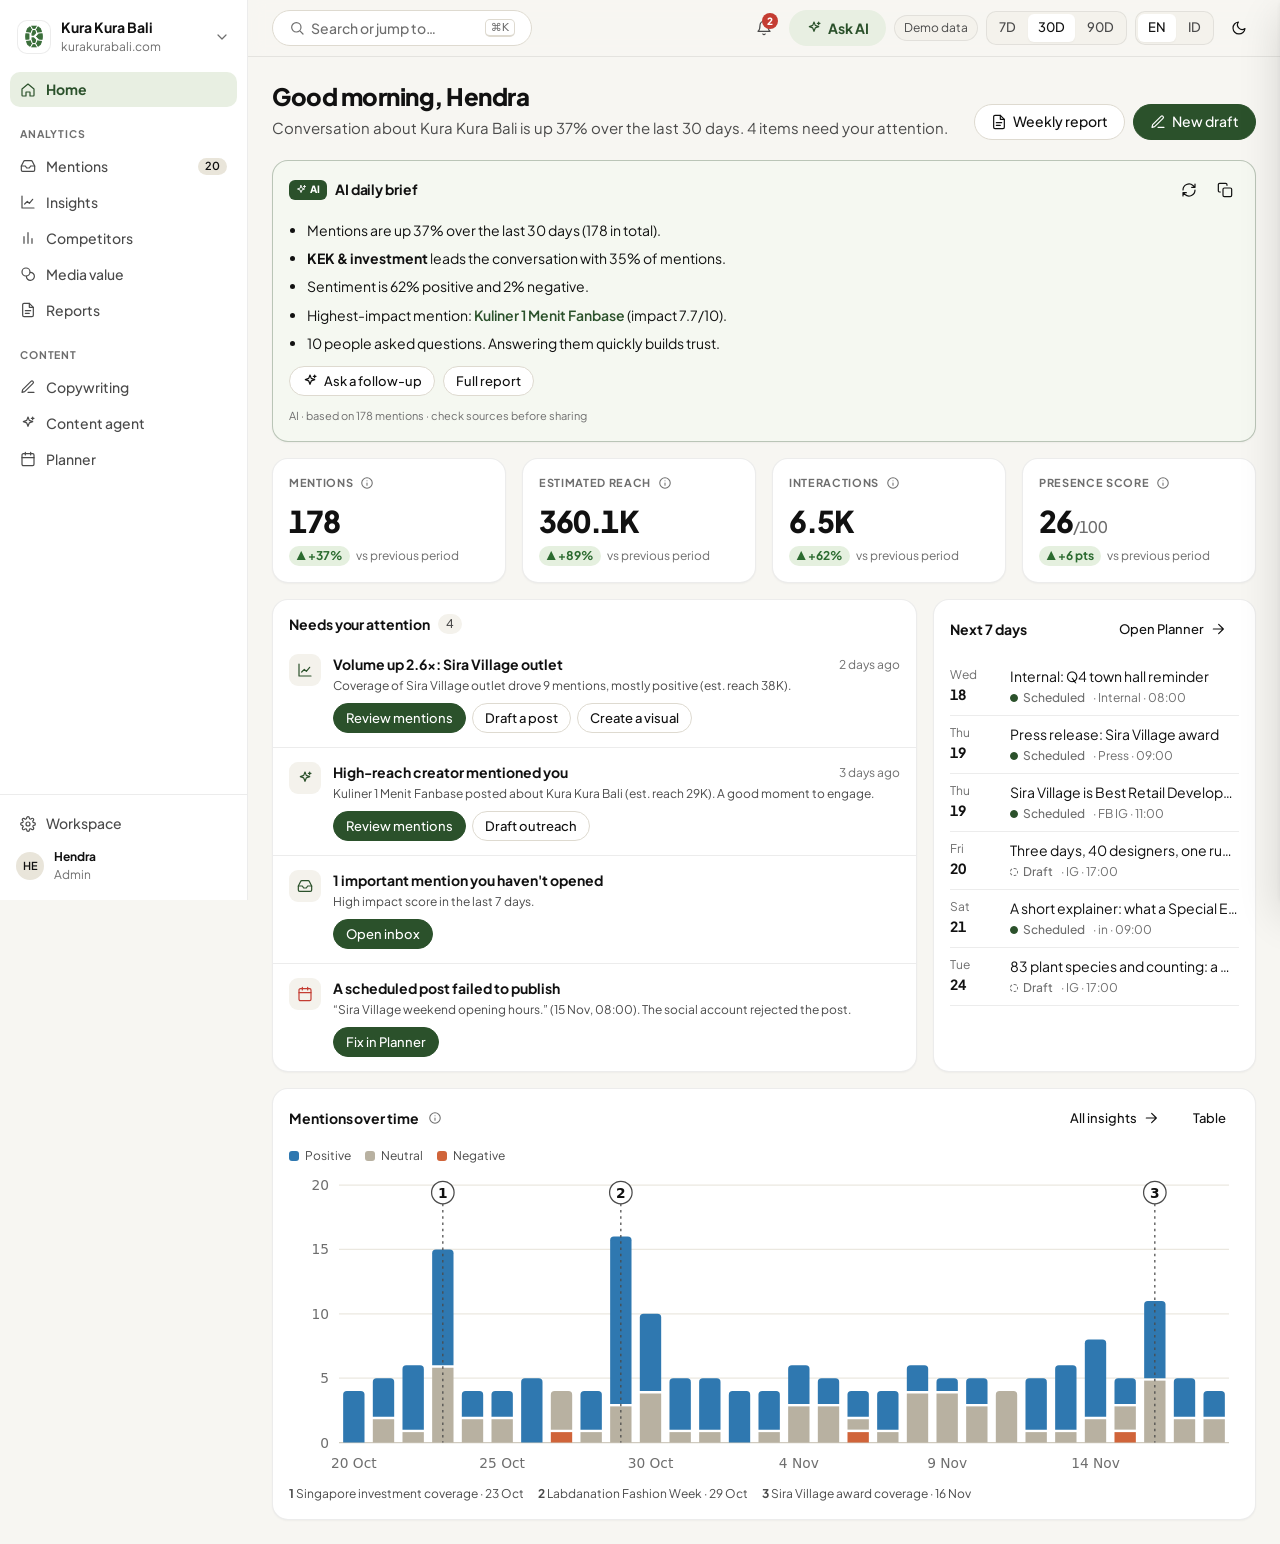
<file: prototype/index.html>
<!doctype html>
<html lang="en">
<head>
<meta charset="utf-8">
<meta name="viewport" content="width=device-width, initial-scale=1">
<title>Kura Kura Bali Brand Intel</title>
<meta name="description" content="Brand monitoring and communications workspace prototype for Kura Kura Bali.">
<link rel="icon" href="assets/kkb-icon-192.png">
<link rel="preconnect" href="https://fonts.googleapis.com">
<link rel="preconnect" href="https://fonts.gstatic.com" crossorigin>
<link rel="stylesheet" href="https://fonts.googleapis.com/css2?family=Plus+Jakarta+Sans:wght@400;500;600;700;800&family=Cormorant+Garamond:ital,wght@0,500;0,600;1,500&display=swap">
<link rel="stylesheet" href="styles.css?v=41">
<script>
  /* Apply the saved theme before first paint to avoid a flash. */
  try { const th = JSON.parse(localStorage.getItem("bi.theme")); if (th) document.documentElement.dataset.theme = th; } catch {}
</script>
</head>
<body>
<a href="#content" class="sr-only">Skip to content</a>
<div class="shell">
  <aside class="side" id="side"></aside>
  <div class="main">
    <header class="topbar" id="topbar"></header>
    <main class="content" id="content" tabindex="-1"></main>
  </div>
</div>
<div class="scrim" id="scrim"></div>
<aside class="drawer" id="drawer" role="dialog" aria-modal="true" aria-labelledby="dr-t" aria-hidden="true"></aside>
<div class="palette" id="palette" role="dialog" aria-modal="true" aria-label="Command palette"></div>
<div class="toasts" id="toasts" role="status" aria-live="polite"></div>
<div id="tip" role="tooltip"></div>
<script src="i18n.js?v=41"></script>
<script src="data.js?v=41"></script>
<script src="charts.js?v=41"></script>
<script src="app.js?v=41"></script>
</body>
</html>
</file>
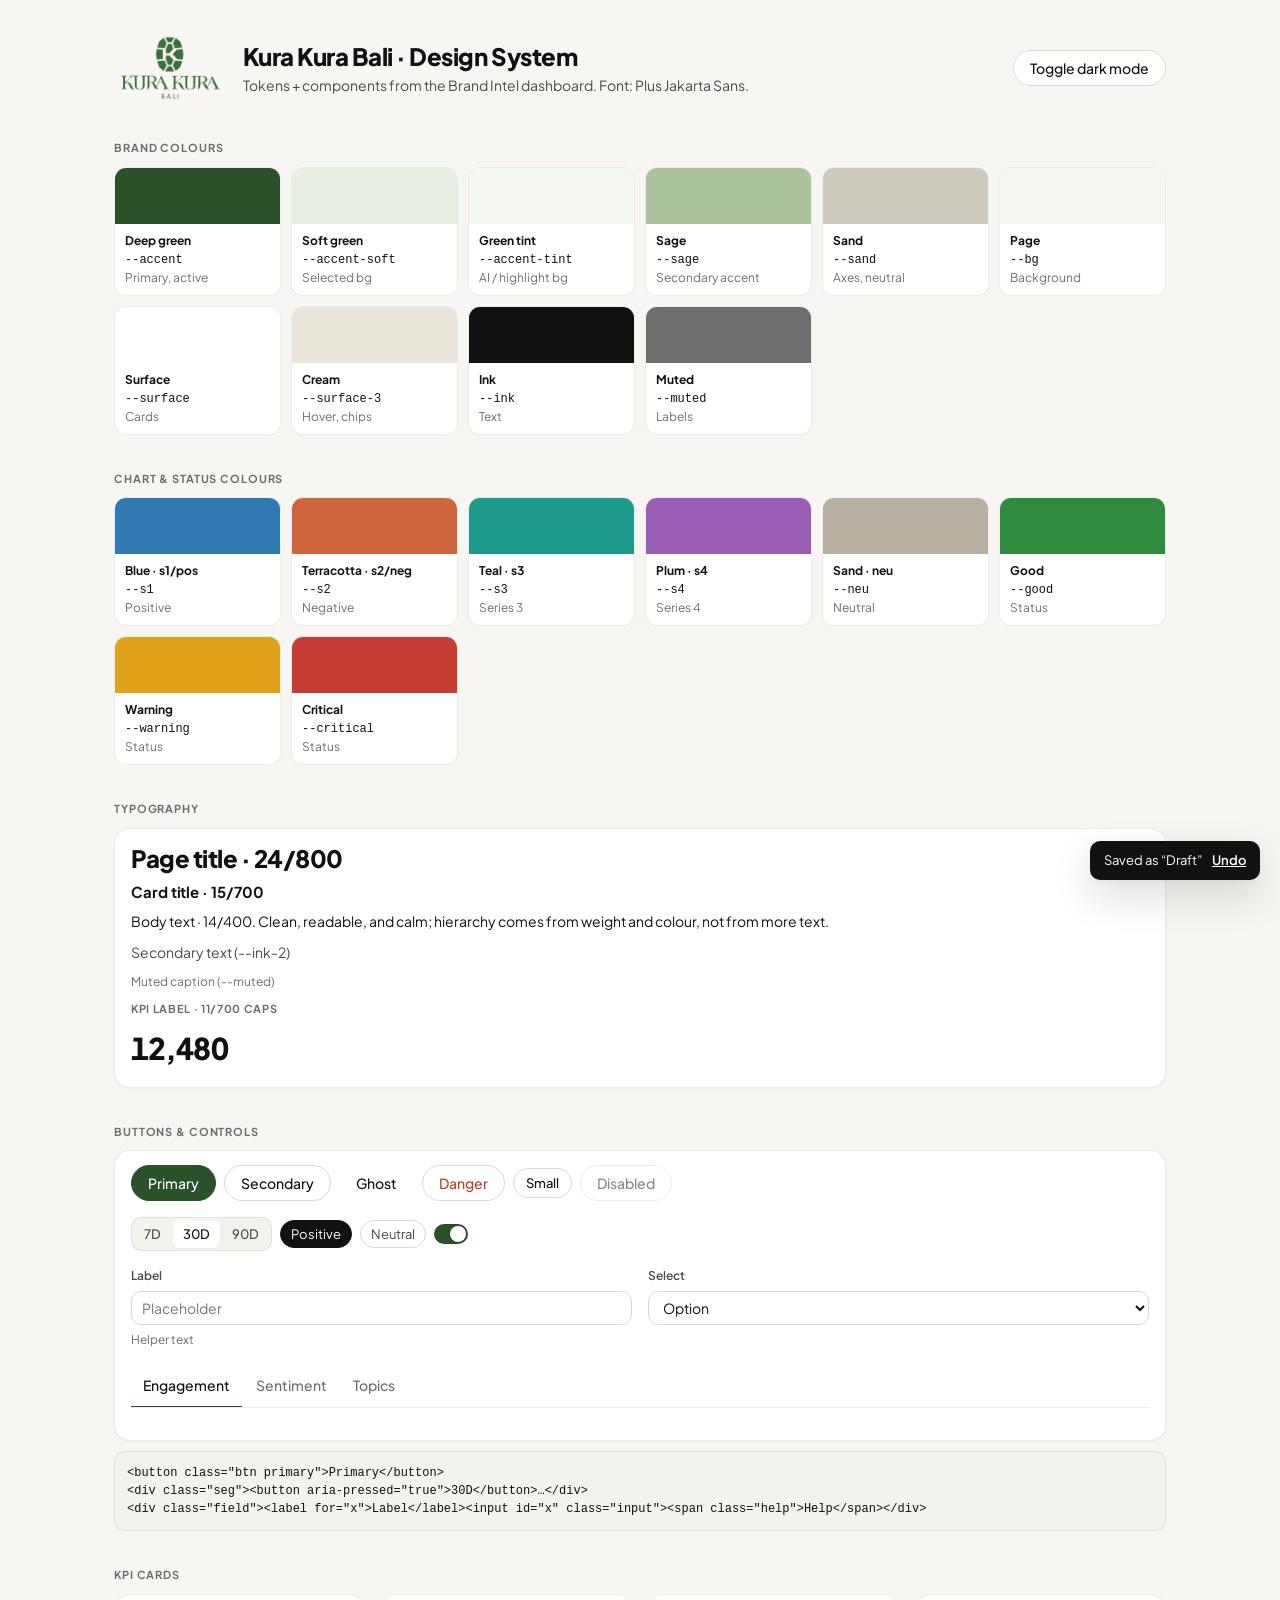
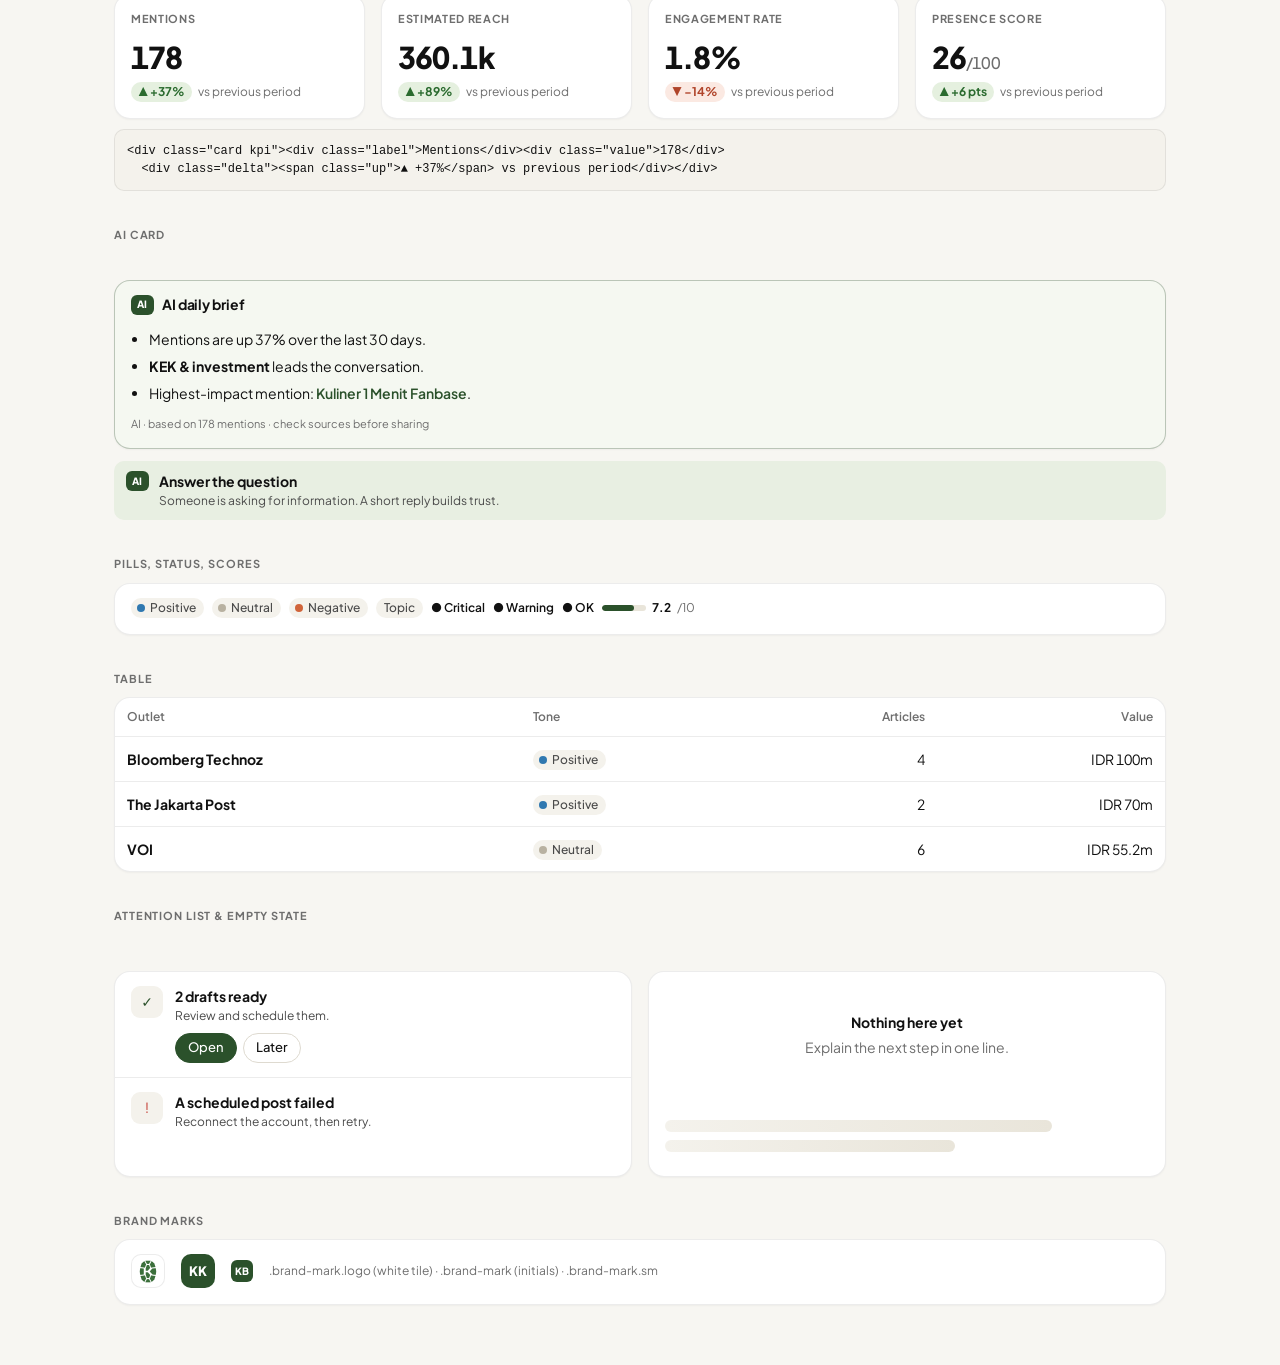
<file: design-system/preview.html>
<!doctype html>
<html lang="en">
<head>
<meta charset="utf-8">
<meta name="viewport" content="width=device-width, initial-scale=1">
<title>Kura Kura Bali Design System</title>
<link rel="icon" href="assets/kkb-icon-192.png">
<link rel="stylesheet" href="kkb-tokens.css">
<link rel="stylesheet" href="kkb-ui.css">
<style>
  /* preview-only helpers */
  .ds{max-width:1100px;margin:0 auto;padding:32px 24px 64px}
  .ds section{margin-top:36px}
  .ds .eyebrow{font-size:11px;font-weight:700;letter-spacing:.08em;text-transform:uppercase;color:var(--muted);margin-bottom:10px}
  .sw{display:grid;grid-template-columns:repeat(auto-fill,minmax(150px,1fr));gap:10px}
  .sw div{border:1px solid var(--border);border-radius:12px;overflow:hidden;background:var(--surface)}
  .sw i{display:block;height:56px}
  .sw p{padding:8px 10px;font-size:12px}
  .sw b{display:block;font-size:12px}
  pre{background:var(--surface-2);border:1px solid var(--border);border-radius:10px;padding:12px;overflow:auto;font-size:12px;margin:10px 0 0}
</style>
</head>
<body>
<div class="ds">
  <div class="row wrap" style="gap:16px;align-items:center">
    <img src="assets/kkb-logo.png" alt="Kura Kura Bali" style="height:72px">
    <div style="flex:1;min-width:220px"><h1>Kura Kura Bali · Design System</h1><p class="ink2" style="margin-top:4px">Tokens + components from the Brand Intel dashboard. Font: Plus Jakarta Sans.</p></div>
    <button class="btn" id="theme">Toggle dark mode</button>
  </div>

  <section><div class="eyebrow">Brand colours</div>
    <div class="sw" id="brand-sw"></div></section>

  <section><div class="eyebrow">Chart & status colours</div>
    <div class="sw" id="chart-sw"></div></section>

  <section><div class="eyebrow">Typography</div>
    <div class="card"><div class="card-body stack" style="gap:10px">
      <h1>Page title · 24/800</h1><h2>Card title · 15/700</h2><p>Body text · 14/400. Clean, readable, and calm; hierarchy comes from weight and colour, not from more text.</p>
      <p class="ink2">Secondary text (--ink-2)</p><p class="muted small">Muted caption (--muted)</p>
      <div class="kpi" style="padding:0"><div class="label">KPI label · 11/700 caps</div><div class="value">12,480</div></div>
    </div></div></section>

  <section><div class="eyebrow">Buttons & controls</div>
    <div class="card"><div class="card-body stack">
      <div class="row wrap"><button class="btn primary">Primary</button><button class="btn">Secondary</button><button class="btn ghost">Ghost</button><button class="btn danger">Danger</button><button class="btn sm">Small</button><button class="btn" disabled>Disabled</button></div>
      <div class="row wrap"><div class="seg"><button aria-pressed="false">7D</button><button aria-pressed="true">30D</button><button aria-pressed="false">90D</button></div>
        <button class="chip" aria-pressed="true">Positive</button><button class="chip" aria-pressed="false">Neutral</button>
        <label class="switch"><input type="checkbox" checked aria-label="Toggle"><span></span></label></div>
      <div class="grid g2"><div class="field"><label for="a">Label</label><input id="a" class="input" placeholder="Placeholder"><span class="help">Helper text</span></div>
        <div class="field"><label for="b">Select</label><select id="b" class="select"><option>Option</option></select></div></div>
      <div class="tabs" role="tablist"><button role="tab" aria-selected="true">Engagement</button><button role="tab" aria-selected="false">Sentiment</button><button role="tab" aria-selected="false">Topics</button></div>
    </div></div>
<pre>&lt;button class="btn primary"&gt;Primary&lt;/button&gt;
&lt;div class="seg"&gt;&lt;button aria-pressed="true"&gt;30D&lt;/button&gt;…&lt;/div&gt;
&lt;div class="field"&gt;&lt;label for="x"&gt;Label&lt;/label&gt;&lt;input id="x" class="input"&gt;&lt;span class="help"&gt;Help&lt;/span&gt;&lt;/div&gt;</pre></section>

  <section><div class="eyebrow">KPI cards</div>
    <div class="grid g4">
      <div class="card kpi"><div class="label">Mentions</div><div class="value">178</div><div class="delta"><span class="up">▲ +37%</span> vs previous period</div></div>
      <div class="card kpi"><div class="label">Estimated reach</div><div class="value">360.1k</div><div class="delta"><span class="up">▲ +89%</span> vs previous period</div></div>
      <div class="card kpi"><div class="label">Engagement rate</div><div class="value">1.8%</div><div class="delta"><span class="down">▼ −14%</span> vs previous period</div></div>
      <div class="card kpi"><div class="label">Presence score</div><div class="value">26<span class="muted" style="font-size:16px;font-weight:500">/100</span></div><div class="delta"><span class="up">▲ +6 pts</span> vs previous period</div></div>
    </div>
<pre>&lt;div class="card kpi"&gt;&lt;div class="label"&gt;Mentions&lt;/div&gt;&lt;div class="value"&gt;178&lt;/div&gt;
  &lt;div class="delta"&gt;&lt;span class="up"&gt;▲ +37%&lt;/span&gt; vs previous period&lt;/div&gt;&lt;/div&gt;</pre></section>

  <section><div class="eyebrow">AI card</div>
    <section class="card ai-card"><div class="card-head"><span class="ai-badge">AI</span><h2>AI daily brief</h2></div>
      <div class="card-body"><ul class="ai-list"><li>Mentions are up 37% over the last 30 days.</li><li><b>KEK &amp; investment</b> leads the conversation.</li><li>Highest-impact mention: <a class="ai-cite" href="#">Kuliner 1 Menit Fanbase</a>.</li></ul>
      <p class="ai-note">AI · based on 178 mentions · check sources before sharing</p></div></section>
    <div class="ai-inline" style="margin-top:12px"><span class="ai-badge">AI</span><div><b>Answer the question</b><p class="small ink2">Someone is asking for information. A short reply builds trust.</p></div></div></section>

  <section><div class="eyebrow">Pills, status, scores</div>
    <div class="card"><div class="card-body row wrap">
      <span class="pill"><i class="dot" style="background:var(--pos)"></i>Positive</span><span class="pill"><i class="dot" style="background:var(--neu)"></i>Neutral</span><span class="pill"><i class="dot" style="background:var(--neg)"></i>Negative</span><span class="pill plain">Topic</span>
      <span class="sev critical">● Critical</span><span class="sev warning">● Warning</span><span class="sev good">● OK</span>
      <span class="score-chip"><span class="sbar"><i style="width:72%"></i></span><b class="num">7.2</b><span class="muted">/10</span></span>
    </div></div></section>

  <section><div class="eyebrow">Table</div>
    <div class="card"><div class="card-body flush scroll-x"><table class="t"><thead><tr><th>Outlet</th><th>Tone</th><th class="r">Articles</th><th class="r">Value</th></tr></thead><tbody>
      <tr><td><b>Bloomberg Technoz</b></td><td><span class="pill"><i class="dot" style="background:var(--pos)"></i>Positive</span></td><td class="r num">4</td><td class="r num">IDR 100m</td></tr>
      <tr><td><b>The Jakarta Post</b></td><td><span class="pill"><i class="dot" style="background:var(--pos)"></i>Positive</span></td><td class="r num">2</td><td class="r num">IDR 70m</td></tr>
      <tr><td><b>VOI</b></td><td><span class="pill"><i class="dot" style="background:var(--neu)"></i>Neutral</span></td><td class="r num">6</td><td class="r num">IDR 55.2m</td></tr>
    </tbody></table></div></div></section>

  <section><div class="eyebrow">Attention list & empty state</div>
    <div class="grid g2">
      <section class="card"><div class="attn calm"><span class="ic">✓</span><div><b>2 drafts ready</b><p class="small ink2">Review and schedule them.</p><div class="acts"><a class="btn sm primary" href="#">Open</a><a class="btn sm" href="#">Later</a></div></div></div>
        <div class="attn critical"><span class="ic">!</span><div><b>A scheduled post failed</b><p class="small ink2">Reconnect the account, then retry.</p></div></div></section>
      <section class="card"><div class="empty"><b>Nothing here yet</b><p>Explain the next step in one line.</p></div><div class="card-body"><div class="skeleton" style="width:80%"></div><div class="skeleton" style="width:60%"></div></div></section>
    </div></section>

  <section><div class="eyebrow">Brand marks</div>
    <div class="card"><div class="card-body row wrap" style="gap:16px">
      <span class="brand-mark logo"><img src="assets/kkb-icon-192.png" alt=""></span>
      <span class="brand-mark">KK</span><span class="brand-mark sm">KB</span>
      <span class="small muted">.brand-mark.logo (white tile) · .brand-mark (initials) · .brand-mark.sm</span>
    </div></div></section>
</div>
<div class="toasts"><div class="toast"><span>Saved as “Draft”</span><button>Undo</button></div></div>
<script>
  const sw = (id, list) => document.getElementById(id).innerHTML = list.map(([v, n, use]) =>
    `<div><i style="background:var(${v})"></i><p><b>${n}</b><code>${v}</code><br><span class="muted">${use}</span></p></div>`).join("");
  sw("brand-sw", [["--accent", "Deep green", "Primary, active"], ["--accent-soft", "Soft green", "Selected bg"], ["--accent-tint", "Green tint", "AI / highlight bg"], ["--sage", "Sage", "Secondary accent"],
    ["--sand", "Sand", "Axes, neutral"], ["--bg", "Page", "Background"], ["--surface", "Surface", "Cards"], ["--surface-3", "Cream", "Hover, chips"], ["--ink", "Ink", "Text"], ["--muted", "Muted", "Labels"]]);
  sw("chart-sw", [["--s1", "Blue · s1/pos", "Positive"], ["--s2", "Terracotta · s2/neg", "Negative"], ["--s3", "Teal · s3", "Series 3"], ["--s4", "Plum · s4", "Series 4"], ["--neu", "Sand · neu", "Neutral"],
    ["--good", "Good", "Status"], ["--warning", "Warning", "Status"], ["--critical", "Critical", "Status"]]);
  document.getElementById("theme").onclick = () => { const r = document.documentElement, dark = r.dataset.theme ? r.dataset.theme === "dark" : matchMedia("(prefers-color-scheme: dark)").matches; r.dataset.theme = dark ? "light" : "dark"; };
</script>
</body>
</html>
</file>
<file: prototype/styles.css>
/* ============ Tokens ============ */
/* Brand: Kura Kura Bali (kurakurabali.com) — deep green #2b512b, sage #acc29b, sand #cfcabe,
   cream #f2ecdb, near-black #111. UI font: Plus Jakarta Sans (clean, screen-first, tabular figures).
   Chart hues are Bali-toned and validated for colour-blind separation in both modes. */
:root{
  color-scheme:light;
  --font:"Plus Jakarta Sans",system-ui,-apple-system,"Segoe UI",Roboto,sans-serif;
  --bg:#f7f6f2;--surface:#ffffff;--surface-2:#f4f2ec;--surface-3:#e9e5da;
  --border:rgba(17,17,17,.08);--border-strong:#dedad0;
  --ink:#111111;--ink-2:#4a4a4a;--muted:#6e6e6e;
  --accent:#2b512b;--accent-ink:#ffffff;--accent-soft:#e8efe2;--accent-tint:#f5f8f1;--sage:#acc29b;--sand:#cfcabe;--focus:#257f87;
  --grid:#ebe8e0;--axis:#cfcabe;
  --pos:#2f78b0;--neu:#b8b1a1;--neg:#d0643a;
  --s1:#2f78b0;--s2:#d0643a;--s3:#1d9a8c;--s4:#9a5fb5;
  --good:#2e8b3e;--warning:#e0a21b;--serious:#d0643a;--critical:#c43c32;
  --up-text:#2b6b2f;--up-bg:#e5f0df;--down-text:#b0442a;--down-bg:#fbe9e2;
  --shadow:0 1px 2px rgba(17,17,17,.04);
  --shadow-pop:0 16px 40px rgba(17,17,17,.14),0 2px 6px rgba(17,17,17,.06);
  --r:16px;--r-sm:10px;
}
@media (prefers-color-scheme:dark){
  :root:where(:not([data-theme="light"])){
    color-scheme:dark;
    --bg:#0e120e;--surface:#151b15;--surface-2:#1c241c;--surface-3:#253025;
    --border:rgba(255,255,255,.09);--border-strong:#2f3a2f;
    --ink:#f1efe8;--ink-2:#c8c4b8;--muted:#9b978b;
    --accent:#acc29b;--accent-ink:#10170f;--accent-soft:#223322;--accent-tint:#18221a;--sage:#acc29b;--sand:#6f6a5f;--focus:#4fb3bc;
    --grid:#232c23;--axis:#3a463a;
    --pos:#4489c2;--neu:#6f6a5f;--neg:#d36c42;
    --s1:#4489c2;--s2:#d36c42;--s3:#20a090;--s4:#a874c6;
    --good:#5fb36a;--warning:#e8b23a;--serious:#e07a4f;--critical:#e06a5f;
    --up-text:#9fd18b;--up-bg:#1f3320;--down-text:#f39270;--down-bg:#3a221a;
    --shadow:none;--shadow-pop:0 16px 40px rgba(0,0,0,.55);
  }
}
:root[data-theme="dark"]{
  color-scheme:dark;
  --bg:#0e120e;--surface:#151b15;--surface-2:#1c241c;--surface-3:#253025;
  --border:rgba(255,255,255,.09);--border-strong:#2f3a2f;
  --ink:#f1efe8;--ink-2:#c8c4b8;--muted:#9b978b;
  --accent:#acc29b;--accent-ink:#10170f;--accent-soft:#223322;--accent-tint:#18221a;--sage:#acc29b;--sand:#6f6a5f;--focus:#4fb3bc;
  --grid:#232c23;--axis:#3a463a;
  --pos:#4489c2;--neu:#6f6a5f;--neg:#d36c42;
  --s1:#4489c2;--s2:#d36c42;--s3:#20a090;--s4:#a874c6;
  --good:#5fb36a;--warning:#e8b23a;--serious:#e07a4f;--critical:#e06a5f;
  --up-text:#9fd18b;--up-bg:#1f3320;--down-text:#f39270;--down-bg:#3a221a;
  --shadow:none;--shadow-pop:0 16px 40px rgba(0,0,0,.55);
}

/* ============ Base ============ */
*{box-sizing:border-box}
html,body{margin:0}
body{background:var(--bg);color:var(--ink);font:14px/1.5 var(--font);-webkit-font-smoothing:antialiased;font-feature-settings:"cv11"}
h1,h2,h3,h4{margin:0;line-height:1.25}
h1{font-size:24px;font-weight:800;letter-spacing:-.02em}
h2{font-size:15px;font-weight:700;letter-spacing:-.005em}
h3{font-size:13px;font-weight:700}
p{margin:0}
a{color:inherit}
button,input,select,textarea{font:inherit;color:inherit}
:focus-visible{outline:2px solid var(--focus);outline-offset:2px;border-radius:6px}
.sr-only{position:absolute;width:1px;height:1px;overflow:hidden;clip:rect(0 0 0 0);white-space:nowrap}
.num{font-variant-numeric:tabular-nums}
.muted{color:var(--muted)}
.ink2{color:var(--ink-2)}
.small{font-size:12px}
.nowrap{white-space:nowrap}
svg.i{width:16px;height:16px;flex:none;stroke:currentColor;fill:none;stroke-width:1.8;stroke-linecap:round;stroke-linejoin:round}

/* ============ Shell ============ */
.shell{display:grid;grid-template-columns:248px minmax(0,1fr);min-height:100vh}
.side{background:var(--surface);border-right:1px solid var(--border);display:flex;flex-direction:column;position:sticky;top:0;height:100vh;z-index:40}
.brand{display:flex;align-items:center;gap:10px;padding:16px 16px 12px}
.brand-mark{width:34px;height:34px;border-radius:10px;background:var(--accent);color:var(--accent-ink);display:grid;place-items:center;font-weight:800;font-size:13px;flex:none;overflow:hidden}
.brand-mark.logo{background:#fff;border:1px solid var(--border)}
.brand-mark.logo img{width:78%;height:78%;object-fit:contain}
.brand b{display:block;font-size:14px}
.brand span{display:block;font-size:12px;color:var(--muted)}
.nav{flex:1;overflow:auto;padding:4px 10px 12px}
.nav-group{font-size:10.5px;font-weight:700;color:var(--muted);text-transform:uppercase;letter-spacing:.08em;padding:18px 10px 6px}
.nav a{display:flex;align-items:center;gap:10px;padding:7px 10px;border-radius:var(--r-sm);text-decoration:none;color:var(--ink-2);font-weight:500;margin:1px 0}
.nav a:hover{background:var(--surface-2);color:var(--ink)}
.nav a[aria-current="page"]{background:var(--accent-soft);color:var(--accent);font-weight:700}
.nav a .count{margin-left:auto;font-size:11px;font-weight:600;background:var(--surface-3);color:var(--ink);border-radius:99px;padding:0 7px;min-width:20px;text-align:center}
.nav a .count.hot{background:var(--critical);color:#fff}
.side-foot{border-top:1px solid var(--border);padding:10px}
.me{display:flex;align-items:center;gap:10px;padding:6px}
.avatar{width:28px;height:28px;border-radius:99px;background:var(--surface-3);display:grid;place-items:center;font-size:11px;font-weight:600;flex:none}

.main{min-width:0;display:flex;flex-direction:column}
.topbar{position:sticky;top:0;z-index:30;background:color-mix(in srgb,var(--bg) 88%,transparent);backdrop-filter:blur(8px);border-bottom:1px solid var(--border);display:flex;align-items:center;gap:8px;padding:10px 24px}
.topbar .grow{flex:1}
.btn.menu-btn{display:none}
.search-btn{display:flex;align-items:center;gap:8px;min-width:260px;justify-content:flex-start;color:var(--muted)}
.search-btn kbd{margin-left:auto}
kbd{font:11px/1 system-ui;border:1px solid var(--border-strong);border-bottom-width:2px;border-radius:5px;padding:2px 5px;color:var(--muted);background:var(--surface)}
.content{padding:24px;max-width:1360px;width:100%;margin:0 auto}
.demo-flag{display:inline-flex;align-items:center;gap:6px;font-size:12px;color:var(--ink-2);background:var(--surface-2);border:1px solid var(--border);padding:3px 9px;border-radius:99px}

/* ============ Controls ============ */
.btn{display:inline-flex;align-items:center;justify-content:center;gap:6px;height:36px;padding:0 16px;border-radius:999px;font-weight:600;border:1px solid var(--border-strong);background:var(--surface);cursor:pointer;font-weight:500;white-space:nowrap;text-decoration:none}
.btn:hover{background:var(--surface-2)}
.btn.primary{background:var(--accent);border-color:var(--accent);color:var(--accent-ink)}
.btn.primary:hover{filter:brightness(1.08)}
.btn.ghost{border-color:transparent;background:transparent}
.btn.ghost:hover{background:var(--surface-2)}
.btn.sm{height:30px;padding:0 12px;font-size:13px}
.btn.icon{width:34px;padding:0}
.btn.sm.icon{width:28px}
.btn.danger{color:var(--down-text)}
.btn[disabled]{opacity:.5;cursor:not-allowed}
.input,.select,textarea.input{height:34px;border:1px solid var(--border-strong);background:var(--surface);border-radius:var(--r-sm);padding:0 10px;min-width:0}
textarea.input{height:auto;padding:10px 12px;resize:vertical;line-height:1.6;width:100%}
.input:focus,.select:focus,textarea.input:focus{outline:2px solid var(--focus);outline-offset:-1px;border-color:transparent}
.field{display:flex;flex-direction:column;gap:6px;min-width:0}
.field>label,.label{font-size:12px;font-weight:600;color:var(--ink-2)}
.help{font-size:12px;color:var(--muted)}
.seg{display:inline-flex;background:var(--surface-2);border:1px solid var(--border);border-radius:var(--r-sm);padding:2px;gap:2px}
.seg button{border:0;background:transparent;height:28px;padding:0 10px;border-radius:6px;cursor:pointer;color:var(--ink-2);font-weight:500;font-size:13px}
.seg button[aria-pressed="true"]{background:var(--surface);color:var(--ink);box-shadow:var(--shadow)}
.tabs{display:flex;gap:2px;border-bottom:1px solid var(--border);margin-bottom:16px;overflow-x:auto}
.tabs button{border:0;background:none;padding:10px 12px;cursor:pointer;color:var(--muted);font-weight:500;border-bottom:2px solid transparent;margin-bottom:-1px;white-space:nowrap;display:flex;gap:6px;align-items:center}
.tabs button[aria-selected="true"]{color:var(--ink);border-bottom-color:var(--accent)}
.tabs .count{font-size:11px;background:var(--surface-3);border-radius:99px;padding:0 6px}
.chip{display:inline-flex;align-items:center;gap:6px;height:28px;padding:0 10px;border-radius:99px;border:1px solid var(--border-strong);background:var(--surface);cursor:pointer;font-size:13px;color:var(--ink-2)}
.chip[aria-pressed="true"]{background:var(--ink);border-color:var(--ink);color:var(--surface)}
.chip .x{opacity:.6}
.switch{position:relative;width:34px;height:20px;flex:none}
.switch input{opacity:0;width:100%;height:100%;margin:0;position:absolute;cursor:pointer}
.switch span{position:absolute;inset:0;background:var(--surface-3);border-radius:99px;transition:.15s;pointer-events:none}
.switch span::after{content:"";position:absolute;width:16px;height:16px;border-radius:99px;background:#fff;top:2px;left:2px;transition:.15s;box-shadow:0 1px 2px rgba(0,0,0,.2)}
.switch input:checked+span{background:var(--accent)}
.switch input:checked+span::after{left:16px}
.switch input:focus-visible+span{outline:2px solid var(--focus);outline-offset:2px}

/* ============ Layout ============ */
.page-head{display:flex;align-items:flex-end;gap:16px;margin-bottom:20px;flex-wrap:wrap}
.page-head .titles{flex:1;min-width:240px}
.page-head p{color:var(--ink-2);margin-top:6px;max-width:720px;font-size:15px}
.page-head h1{display:flex;align-items:center;gap:8px}
.row{display:flex;align-items:center;gap:8px}
.row.wrap{flex-wrap:wrap}
.spacer{flex:1}
.stack{display:flex;flex-direction:column;gap:16px}
.grid{display:grid;gap:16px}
.g2{grid-template-columns:repeat(2,minmax(0,1fr))}
.g3{grid-template-columns:repeat(3,minmax(0,1fr))}
.g4{grid-template-columns:repeat(4,minmax(0,1fr))}
.g-main{grid-template-columns:minmax(0,2fr) minmax(0,1fr)}
.g-side{grid-template-columns:minmax(0,1fr) 340px}
.card{background:var(--surface);border:1px solid var(--border);border-radius:var(--r);box-shadow:var(--shadow);min-width:0}
.card-head{display:flex;align-items:center;gap:8px;padding:14px 16px 0}
.card-head h2{font-size:14px;font-weight:700}
.card-body{padding:14px 16px 16px}
.card-body.flush{padding:0}
.card-foot{border-top:1px solid var(--border);padding:10px 16px;display:flex;gap:8px;align-items:center}
.scroll-x{overflow-x:auto}
.divider{height:1px;background:var(--border);margin:12px 0}

/* ============ KPI ============ */
.kpi{padding:16px}
.kpi .label{display:flex;align-items:center;gap:6px;font-weight:700;color:var(--muted);font-size:11px;text-transform:uppercase;letter-spacing:.06em}
.kpi .value{font-size:30px;font-weight:800;letter-spacing:-.03em;margin-top:8px;font-variant-numeric:tabular-nums}
.kpi .delta{font-size:12px;margin-top:2px;display:flex;align-items:center;gap:2px 6px;flex-wrap:wrap;color:var(--muted)}
.delta .up,.delta .down{white-space:nowrap}
.delta .up{color:var(--up-text);background:var(--up-bg);font-weight:700;padding:1px 7px;border-radius:99px}
.delta .down{color:var(--down-text);background:var(--down-bg);font-weight:700;padding:1px 7px;border-radius:99px}
.info{display:inline-grid;place-items:center;width:16px;height:16px;border-radius:99px;border:0;background:none;color:var(--muted);cursor:help;padding:0}
.info svg{width:14px;height:14px}

/* ============ Pills / badges ============ */
.pill{display:inline-flex;align-items:center;gap:5px;font-size:12px;font-weight:500;padding:1px 8px 1px 6px;border-radius:99px;background:var(--surface-2);color:var(--ink-2);white-space:nowrap}
.pill .dot{width:8px;height:8px;border-radius:99px;flex:none}
.pill.plain{padding:1px 8px}
.sev{display:inline-flex;align-items:center;gap:6px;font-size:12px;font-weight:600;white-space:nowrap}
.sev svg{width:14px;height:14px}
.sev.critical svg{color:var(--critical)}.sev.serious svg{color:var(--serious)}.sev.warning svg{color:var(--warning)}.sev.good svg{color:var(--good)}
.score-chip{display:inline-flex;align-items:center;gap:6px;font-size:12px;white-space:nowrap}
.score-chip .sbar{width:44px;height:6px;border-radius:99px;background:var(--surface-3);overflow:hidden;display:block}
.score-chip .sbar i{display:block;height:100%;background:var(--accent);border-radius:99px}
.src{width:28px;height:28px;border-radius:8px;display:grid;place-items:center;font-size:10px;font-weight:700;background:var(--surface-2);color:var(--ink-2);flex:none;letter-spacing:.02em}
.lang{font-size:10px;font-weight:700;border:1px solid var(--border-strong);border-radius:4px;padding:0 4px;color:var(--muted)}

/* ============ Table ============ */
table.t{width:100%;border-collapse:collapse}
.t th{font-size:12px;font-weight:600;color:var(--muted);text-align:left;padding:10px 12px;border-bottom:1px solid var(--border);white-space:nowrap}
.t th.r,.t td.r{text-align:right}
.t th button{background:none;border:0;padding:0;font:inherit;color:inherit;cursor:pointer;display:inline-flex;align-items:center;gap:4px}
.t td{padding:11px 12px;border-bottom:1px solid var(--border);vertical-align:middle}
.t tr:last-child td{border-bottom:0}
.t tbody tr.click{cursor:pointer}
.t tbody tr.click:hover{background:var(--surface-2)}
.mini-bar{height:6px;border-radius:99px;background:var(--surface-2);overflow:hidden;min-width:60px;display:flex;gap:2px}
.mini-bar i{display:block;height:100%}

/* ============ Attention list (Home) ============ */
.attn{display:flex;gap:12px;padding:14px 16px;border-bottom:1px solid var(--border);align-items:flex-start}
.attn:last-child{border-bottom:0}
.attn .ic{width:32px;height:32px;border-radius:9px;display:grid;place-items:center;flex:none;background:var(--surface-2)}
.attn .ic svg{width:16px;height:16px}
.attn.critical .ic{color:var(--critical)}.attn.serious .ic{color:var(--serious)}.attn.calm .ic{color:var(--accent)}
.attn b{display:block;font-weight:700}
.attn .acts{display:flex;gap:6px;margin-top:8px;flex-wrap:wrap}

/* ============ Mentions inbox ============ */
.inbox{display:grid;grid-template-columns:minmax(0,1fr) 300px;gap:16px;align-items:start}
.mfilters{position:sticky;top:76px;max-height:calc(100vh - 92px);overflow:auto}
.fgroup{border:0;margin:0;padding:0;min-width:0}
.fgroup legend,.flabel{font-size:12px;font-weight:600;color:var(--ink-2);margin-bottom:8px;display:flex;align-items:center;gap:6px;padding:0}
.fgrid{display:grid;grid-template-columns:1fr;gap:2px}
.fcheck{display:flex;align-items:center;gap:8px;padding:4px 2px;font-size:13px;cursor:pointer;border-radius:6px}
.fcheck:hover{background:var(--surface-2)}
.fcheck input{margin:0;accent-color:var(--accent)}
.fcheck .dot{width:8px;height:8px;border-radius:99px;display:inline-block}
.fcheck .muted{margin-left:4px}
.src.xs{width:20px;height:20px;font-size:9px;border-radius:5px}
.visited-tag{display:inline-flex;align-items:center;gap:3px;font-size:11px;color:var(--muted)}
.visited-tag svg{width:12px;height:12px}
.new-tag{font-size:11px;font-weight:600;color:var(--accent)}
.filters-btn{display:none}
.m-toolbar{display:flex;gap:8px;flex-wrap:wrap;padding:12px 12px 0;align-items:center}
.m-item{display:flex;gap:12px;padding:12px 14px;border-bottom:1px solid var(--border);cursor:pointer;align-items:flex-start;position:relative}
.m-item:hover{background:var(--surface-2)}
.m-item[aria-selected="true"]{background:var(--accent-soft)}
.m-item[aria-selected="true"]::before{content:"";position:absolute;left:0;top:0;bottom:0;width:3px;background:var(--accent)}
.m-item .body{flex:1;min-width:0}
.m-item .meta{display:flex;gap:6px;align-items:center;font-size:12px;color:var(--muted);flex-wrap:wrap}
.m-item .meta b{color:var(--ink);font-weight:700}
.m-item .text{margin-top:3px;display:-webkit-box;-webkit-line-clamp:2;-webkit-box-orient:vertical;overflow:hidden;color:var(--ink-2)}
.m-item.unread .text{color:var(--ink)}
.m-item.unread{background:color-mix(in srgb,var(--accent-soft) 45%,transparent)}
.m-item input[type=checkbox]{margin-top:7px}
.detail{position:sticky;top:76px}
.detail .quote{font-size:15px;line-height:1.6;padding:14px 16px;border-left:3px solid var(--border-strong);background:var(--surface-2);border-radius:0 var(--r-sm) var(--r-sm) 0}
.kv{display:grid;grid-template-columns:110px 1fr;gap:8px 12px;font-size:13px}
.kv dt{color:var(--muted)}
.kv dd{margin:0;min-width:0}
.bulkbar{display:flex;gap:8px;align-items:center;padding:8px 12px;background:var(--ink);color:var(--surface);border-radius:var(--r-sm);margin:10px 12px 0}
.bulkbar .btn{background:transparent;color:inherit;border-color:rgba(255,255,255,.3)}
.kbd-hint{display:none;gap:12px;flex-wrap:wrap;font-size:12px;color:var(--muted);padding:10px 14px;border-top:1px solid var(--border)}

/* ============ Charts ============ */
.chart{position:relative;width:100%}
.chart svg{display:block;width:100%;height:auto;overflow:visible}
.chart text{font-size:11px;fill:var(--muted);font-family:system-ui,sans-serif}
.chart .lbl{fill:var(--ink-2);font-size:12px}
.chart .lbl-strong{fill:var(--ink);font-size:12px;font-weight:600}
.legend{display:flex;flex-wrap:wrap;gap:14px;font-size:12px;color:var(--ink-2)}
.legend span{display:inline-flex;align-items:center;gap:6px}
.legend i{width:10px;height:10px;border-radius:3px;display:inline-block}
.legend i.line{height:2px;width:14px;border-radius:2px}
#tip{position:fixed;z-index:100;pointer-events:none;background:var(--surface);color:var(--ink);border:1px solid var(--border);box-shadow:var(--shadow-pop);border-radius:var(--r-sm);padding:8px 10px;font-size:12px;min-width:140px;opacity:0;transition:opacity .08s;max-width:260px}
#tip.on{opacity:1}
#tip .tt{font-weight:600;margin-bottom:4px}
#tip .tr{display:flex;gap:8px;align-items:center;justify-content:space-between}
#tip .tr span{display:inline-flex;align-items:center;gap:6px;color:var(--ink-2)}
#tip .tr i{width:8px;height:8px;border-radius:2px;display:inline-block}
.hbar{display:grid;grid-template-columns:minmax(90px,140px) 1fr auto;gap:10px;align-items:center;margin:8px 0;font-size:13px}
.hbar .track{height:8px;border-radius:0 4px 4px 0;background:transparent;position:relative}
.hbar .track i{position:absolute;left:0;top:0;bottom:0;border-radius:0 4px 4px 0;background:var(--pos)}
.seg100{display:flex;height:14px;gap:2px;border-radius:4px;overflow:hidden}
.seg100 i{display:block;height:100%}

/* ============ Calendar ============ */
.cal{display:grid;grid-template-columns:repeat(7,minmax(0,1fr));border-top:1px solid var(--border);border-left:1px solid var(--border)}
.cal .dow{font-size:11px;font-weight:600;color:var(--muted);text-transform:uppercase;letter-spacing:.05em;padding:8px;border-right:1px solid var(--border);border-bottom:1px solid var(--border);background:var(--surface-2)}
.cal .day{min-height:112px;border-right:1px solid var(--border);border-bottom:1px solid var(--border);padding:6px;display:flex;flex-direction:column;gap:3px;position:relative}
.cal .day.out{background:var(--surface-2)}
.cal .day.out .d{opacity:.45}
.cal .day .d{font-size:12px;color:var(--ink-2);display:flex;align-items:center;justify-content:space-between}
.cal .day.today .d b{background:var(--accent);color:var(--accent-ink);border-radius:99px;width:22px;height:22px;display:grid;place-items:center;font-size:11px}
.cal .day .add{opacity:0;border:0;background:none;color:var(--muted);cursor:pointer;width:22px;height:22px;border-radius:6px;display:grid;place-items:center}
.cal .day:hover .add,.cal .day .add:focus-visible{opacity:1}
.cal .day .add:hover{background:var(--surface-3)}
.post-chip{display:flex;align-items:center;gap:5px;font-size:11px;padding:3px 6px;border-radius:6px;background:var(--surface-2);border:1px solid var(--border);cursor:pointer;text-align:left;width:100%;color:var(--ink);overflow:hidden}
.post-chip:hover{border-color:var(--border-strong)}
.post-chip .t{overflow:hidden;white-space:nowrap;text-overflow:ellipsis;flex:1}
.post-chip .bar{width:3px;align-self:stretch;border-radius:2px;flex:none}
.post-chip.failed{border-color:color-mix(in srgb,var(--critical) 55%,transparent)}
.st{display:inline-flex;align-items:center;gap:5px;font-size:12px;font-weight:500;white-space:nowrap}
.st i{width:8px;height:8px;border-radius:99px;display:inline-block;border:1.5px solid var(--muted)}
.st.draft i{border-style:dashed}
.st.in_review i{border-color:var(--warning);background:color-mix(in srgb,var(--warning) 35%,transparent)}
.st.scheduled i{border-color:var(--accent);background:var(--accent)}
.st.published i{border-color:var(--good);background:var(--good)}
.st.failed i{border-color:var(--critical);background:var(--critical)}

/* ============ Drawer / modal / palette / toast ============ */
.scrim{position:fixed;inset:0;background:rgba(0,0,0,.42);z-index:60;opacity:0;pointer-events:none;transition:opacity .15s}
.scrim.on{opacity:1;pointer-events:auto}
.drawer{position:fixed;top:0;right:0;bottom:0;width:min(560px,100%);background:var(--surface);z-index:70;box-shadow:var(--shadow-pop);transform:translateX(100%);transition:transform .2s ease;display:flex;flex-direction:column}
.drawer.on{transform:none}
.drawer-head{display:flex;align-items:center;gap:8px;padding:14px 16px;border-bottom:1px solid var(--border)}
.drawer-head h2{flex:1;font-size:16px}
.drawer-body{flex:1;overflow:auto;padding:16px}
.drawer-foot{border-top:1px solid var(--border);padding:12px 16px;display:flex;gap:8px;align-items:center}
.palette{position:fixed;left:50%;top:12vh;transform:translateX(-50%);width:min(560px,calc(100% - 32px));background:var(--surface);border:1px solid var(--border);border-radius:14px;box-shadow:var(--shadow-pop);z-index:80;display:none;overflow:hidden}
.palette.on{display:block}
.palette input{width:100%;border:0;border-bottom:1px solid var(--border);padding:14px 16px;font-size:15px;background:transparent;outline:none}
.palette ul{list-style:none;margin:0;padding:6px;max-height:340px;overflow:auto}
.palette li{display:flex;gap:10px;align-items:center;padding:9px 10px;border-radius:8px;cursor:pointer}
.palette li[aria-selected="true"]{background:var(--surface-2)}
.palette li .k{margin-left:auto;font-size:12px;color:var(--muted)}
.toasts{position:fixed;bottom:20px;right:20px;z-index:90;display:flex;flex-direction:column;gap:8px;align-items:flex-end}
.toast{background:var(--ink);color:var(--surface);padding:10px 14px;border-radius:10px;box-shadow:var(--shadow-pop);display:flex;gap:10px;align-items:center;font-size:13px;max-width:380px;animation:tin .18s ease}
.toast button{background:none;border:0;color:inherit;font-weight:600;text-decoration:underline;cursor:pointer;padding:0}
@keyframes tin{from{transform:translateY(8px);opacity:0}}
@media (prefers-reduced-motion:reduce){*{transition:none!important;animation:none!important}}

/* ============ Studio ============ */
.studio{display:grid;grid-template-columns:minmax(0,1fr) 340px;gap:16px;align-items:start}
.tpl-grid{display:grid;grid-template-columns:repeat(auto-fill,minmax(150px,1fr));gap:8px}
.tpl{border:1px solid var(--border-strong);border-radius:10px;padding:10px 12px;background:var(--surface);cursor:pointer;text-align:left}
.tpl:hover{background:var(--surface-2)}
.tpl[aria-pressed="true"]{border-color:var(--accent);box-shadow:inset 0 0 0 1px var(--accent);background:var(--accent-soft)}
.tpl b{display:block;font-size:13px}
.tpl span{font-size:12px;color:var(--muted)}
.editor{min-height:340px;font-size:15px}
.check{display:flex;gap:10px;padding:10px 0;border-bottom:1px solid var(--border);align-items:flex-start}
.check:last-child{border-bottom:0}
.check .ic{width:20px;height:20px;border-radius:99px;display:grid;place-items:center;flex:none;margin-top:1px}
.check.ok .ic{color:var(--good)}.check.warn .ic{color:var(--serious)}.check.bad .ic{color:var(--critical)}
.check .ic svg{width:16px;height:16px}
.check b{display:block;font-size:13px;font-weight:600}
.check p{font-size:12px;color:var(--muted)}
.score{display:flex;align-items:center;gap:12px}
.score .ring{width:56px;height:56px}
.sugg{border:1px solid var(--border);border-radius:10px;padding:10px 12px;margin-bottom:8px}
.sugg del{color:var(--down-text);text-decoration:line-through}
.sugg ins{color:var(--up-text);text-decoration:none;font-weight:600}
.sugg.done{opacity:.55}
.skeleton{background:linear-gradient(90deg,var(--surface-2),var(--surface-3),var(--surface-2));background-size:200% 100%;animation:sk 1.2s infinite;border-radius:6px;height:12px;margin:8px 0}
@keyframes sk{to{background-position:-200% 0}}
.empty{text-align:center;padding:40px 16px;color:var(--muted)}
.empty svg{width:28px;height:28px;margin-bottom:8px;color:var(--muted)}
.empty b{display:block;color:var(--ink);margin-bottom:4px}
.preview-card{border:1px solid var(--border);border-radius:12px;overflow:hidden;background:var(--surface)}
.preview-card .ph{display:flex;gap:8px;align-items:center;padding:10px 12px}
.preview-card .img{aspect-ratio:4/3;background:linear-gradient(160deg,var(--accent-soft),var(--surface-3));display:grid;place-items:center;color:var(--muted);font-size:12px}
.preview-card .cap{padding:10px 12px;white-space:pre-wrap;font-size:13px;word-break:break-word}
.counter{font-size:12px;color:var(--muted)}
.counter.over{color:var(--down-text);font-weight:600}
.tagbox{display:flex;flex-wrap:wrap;gap:6px}
.tagbox .pill{padding:2px 8px}

/* ============ Responsive ============ */
@media (max-width:1180px){
  .g4{grid-template-columns:repeat(2,minmax(0,1fr))}
  .studio,.g-side{grid-template-columns:1fr}
  .inbox{grid-template-columns:minmax(0,1fr) 270px}
}
@media (max-width:960px){
  .shell{grid-template-columns:1fr}
  .side{position:fixed;left:0;top:0;bottom:0;width:272px;z-index:65;transform:translateX(-100%);transition:transform .2s;box-shadow:var(--shadow-pop)}
  .side.on{transform:none}
  .btn.menu-btn{display:inline-flex}
  .search-btn{min-width:0}
  .search-btn .lbl,.search-btn kbd{display:none}
  .topbar{padding:10px 16px}
  .content{padding:16px}
  .g2,.g3,.g-main{grid-template-columns:1fr}
  .inbox{grid-template-columns:1fr}
  .filters-btn{display:inline-flex}
  .mfilters{position:static;max-height:none;display:none;order:-1}
  .mfilters.open{display:block}
  .cal .day{min-height:76px}
  .post-chip .t{display:none}
  .hide-sm{display:none!important}
}
@media (max-width:560px){
  .g4{grid-template-columns:1fr 1fr}
  .kpi .value{font-size:22px}
  .topbar .range-seg{display:none}
  .page-head{align-items:flex-start}
}

/* ============ Projects ============ */
.brand-wrap{position:relative;padding:10px 10px 4px}
.brand-wrap .brand{width:100%;border:1px solid transparent;background:none;border-radius:10px;padding:6px;text-align:left;cursor:pointer;color:inherit;font:inherit}
.brand-wrap .brand:hover,.brand-wrap .brand[aria-expanded="true"]{background:var(--surface-2);border-color:var(--border)}
.brand-wrap .brand>div{flex:1;min-width:0}
.brand-wrap .brand b,.brand-wrap .brand span{overflow:hidden;text-overflow:ellipsis;white-space:nowrap}
.brand-wrap .brand>svg{color:var(--muted)}
.brand-mark.sm{width:22px;height:22px;font-size:10px;border-radius:6px}
.proj-menu{position:absolute;left:10px;right:10px;top:calc(100% - 2px);z-index:50;background:var(--surface);border:1px solid var(--border);border-radius:12px;box-shadow:var(--shadow-pop);padding:6px}
.proj-menu button,.proj-menu a{display:flex;align-items:center;gap:8px;width:100%;padding:8px 10px;border:0;background:none;border-radius:8px;color:var(--ink);text-decoration:none;font:inherit;cursor:pointer;text-align:left}
.proj-menu button:hover,.proj-menu a:hover,.proj-menu button:focus-visible,.proj-menu a:focus-visible{background:var(--surface-2)}
.proj-menu svg.i{color:var(--muted)}
.proj-new{display:flex;flex-direction:column;align-items:center;justify-content:center;gap:6px;min-height:200px;border-style:dashed;text-decoration:none;color:var(--ink);text-align:center;padding:16px}
.proj-new:hover{background:var(--surface-2)}
.proj-new svg{width:22px;height:22px;color:var(--accent)}
.chipfield{display:flex;flex-wrap:wrap;gap:6px;align-items:center;min-height:38px;padding:4px 6px;border:1px solid var(--border-strong);border-radius:var(--r-sm);background:var(--surface)}
.chipfield:focus-within{outline:2px solid var(--focus);outline-offset:-1px;border-color:transparent}
.chipfield.invalid,.input.invalid{border-color:var(--critical);outline-color:var(--critical)}
.chipfield .pill{padding:2px 4px 2px 9px;gap:2px;color:var(--ink)}
.chipfield input{flex:1;min-width:160px;border:0;outline:0;background:transparent;height:28px;padding:0 4px}
.psteps{list-style:none;margin:0;padding:0;display:flex;flex-direction:column;gap:12px}
.pstep{display:flex;align-items:center;gap:10px;color:var(--muted)}
.pstep .pdot{width:18px;height:18px;border-radius:99px;border:2px solid var(--border-strong);flex:none;position:relative}
.pstep.active{color:var(--ink);font-weight:600}
.pstep.active .pdot{border-color:var(--accent);border-top-color:transparent;animation:spin .8s linear infinite}
.pstep.done{color:var(--ink-2)}
.pstep.done .pdot{border-color:var(--good);background:var(--good)}
.pstep.done .pdot::after{content:"";position:absolute;left:4px;top:1px;width:4px;height:8px;border:solid #fff;border-width:0 2px 2px 0;transform:rotate(45deg)}
@keyframes spin{to{transform:rotate(360deg)}}

/* ============ AI assist ============ */
.ai-card{border-color:color-mix(in srgb,var(--accent) 22%,var(--border));background:var(--accent-tint)}
.ai-card .card-head{gap:8px}
.ai-badge{display:inline-flex;align-items:center;gap:3px;font-size:10px;font-weight:800;letter-spacing:.04em;color:var(--accent-ink);background:var(--accent);border-radius:6px;padding:2px 6px;flex:none;height:20px}
.ai-badge svg{width:12px;height:12px}
.ai-list{margin:0;padding-left:18px;display:flex;flex-direction:column;gap:6px}
.ai-body{line-height:1.6}
.ai-body h3{font-size:12px;text-transform:uppercase;letter-spacing:.05em;color:var(--muted)}
.ai-note{display:flex;align-items:center;gap:6px;margin-top:12px;font-size:11px;color:var(--muted)}
.ai-note svg{width:12px;height:12px}
.ai-cite{color:var(--accent);font-weight:600;text-decoration:none}
.ai-cite:hover{text-decoration:underline}
.ai-inline{display:flex;gap:10px;align-items:flex-start;padding:10px 12px;border-radius:10px;background:var(--accent-soft)}
.ai-inline p,.ai-inline b{margin:0}
.ask-btn{color:var(--accent);background:var(--accent-soft);border-color:transparent;font-weight:700}
.ask-wrap{display:flex;flex-direction:column;gap:12px;height:100%}
.ask-log{flex:1;display:flex;flex-direction:column;gap:10px;min-height:240px}
.msg{max-width:92%;font-size:14px;line-height:1.55}
.msg.me{align-self:flex-end;background:var(--ink);color:var(--surface);padding:8px 12px;border-radius:12px 12px 2px 12px}
.msg.ai{display:flex;gap:8px;align-items:flex-start;background:var(--surface-2);padding:10px 12px;border-radius:12px 12px 12px 2px}
.msg.ai>div{min-width:0}
.danger-zone{border-color:color-mix(in srgb,var(--critical) 35%,var(--border))}
/* Grid children may shrink below their content width (prevents horizontal page scroll on phones). */
.grid>*,.studio>*,.inbox>*{min-width:0}
.select{max-width:100%}
.card-foot{flex-wrap:wrap}
/* Logo/initials mark must stay a centred grid even inside .brand (whose spans are block). */
.brand .brand-mark,.proj-menu .brand-mark,.brand-mark{display:grid;place-items:center}
.brand .brand-mark.logo img{width:80%;height:80%;object-fit:contain;display:block}
/* Topbar alerts bell */
.bell{position:relative;color:var(--ink-2)}
.bell .badge{position:absolute;top:2px;right:2px;min-width:16px;height:16px;padding:0 4px;border-radius:99px;background:var(--critical);color:#fff;font-size:10px;font-weight:800;display:grid;place-items:center;line-height:1}
.bell[aria-current="page"]{background:var(--accent-soft);color:var(--accent)}

/* ============ AI content (images) ============ */
.cr-grid{display:grid;grid-template-columns:repeat(auto-fill,minmax(170px,1fr));gap:12px;align-items:start}
.cr-lib{display:grid;grid-template-columns:repeat(3,1fr);gap:8px}
.cr-item{display:block;width:100%;padding:3px;border:2px solid transparent;border-radius:14px;background:none;cursor:pointer}
.cr-item:hover{border-color:var(--border-strong)}
.cr-item[aria-pressed="true"]{border-color:var(--accent)}
.cr-item:focus-visible{outline:2px solid var(--focus);outline-offset:2px}
.cr-frame{position:relative;overflow:hidden;border-radius:10px;background:var(--surface-3);width:100%;container-type:inline-size}
.cr-frame>svg{position:absolute;inset:0;width:100%;height:100%;display:block}
.cr-frame.skel{background:linear-gradient(90deg,var(--surface-2),var(--surface-3),var(--surface-2));background-size:200% 100%;animation:sk 1.2s infinite}
.cr-ov{position:absolute;inset:0;display:flex;flex-direction:column;justify-content:flex-end;padding:7cqw 7cqw 8cqw}
.cr-scrim{position:absolute;inset:40% 0 0;background:linear-gradient(to bottom,rgba(0,0,0,0),rgba(0,0,0,.5))}
.cr-hl{position:relative;font-weight:800;letter-spacing:-.02em;line-height:1.08;font-size:8.5cqw;text-wrap:balance}
.cr-ov.light .cr-hl{color:#fff}
.cr-ov.dark .cr-hl{color:#1f3a1f}
.cr-logo{position:absolute;top:6cqw;right:6cqw;width:20cqw}
.cr-logo.white{filter:brightness(0) invert(1) drop-shadow(0 1px 6px rgba(0,0,0,.25))}
.cr-detail{display:grid;grid-template-columns:minmax(0,300px) minmax(0,1fr);gap:20px;align-items:start}
.cr-player .cr-frame{border-radius:12px;box-shadow:var(--shadow)}
.cr-tg{display:inline-flex;align-items:center;gap:6px;font-size:13px;cursor:pointer}
.cr-tg input{accent-color:var(--accent);width:16px;height:16px}
.cr-sw{width:28px;height:28px;border-radius:8px;border:1px solid var(--border)}
.cr-kitlogo{width:56px;height:40px;border-radius:8px;background:#fff;border:1px solid var(--border);display:grid;place-items:center;flex:none}
.cr-kitlogo img{width:44px}
.cr-att{display:flex;gap:10px;align-items:center;padding:8px;border:1px solid var(--border);border-radius:10px}
.cr-att .cr-frame{width:64px;flex:none}
.pv-media .cr-frame{border-radius:0}
@media (max-width:720px){.cr-detail{grid-template-columns:1fr}.cr-grid{grid-template-columns:repeat(2,1fr)}}
/* ============ Content agent (chat) ============ */
.ag-chat{display:flex;flex-direction:column;min-height:calc(100vh - 220px)}
.ag-log{flex:1;display:flex;flex-direction:column;gap:12px;padding:16px;overflow-y:auto;max-height:calc(100vh - 290px);min-height:360px}
.ag-log .msg{max-width:min(620px,94%)}
.ag-log .msg.ai p{margin:0}
.ag-input{display:flex;gap:8px;align-items:flex-end;padding:12px 14px;border-top:1px solid var(--border)}
.ag-input textarea{flex:1;resize:none;min-height:40px;max-height:140px;line-height:1.45}
.ag-card{background:var(--surface);border:1px solid var(--border);border-radius:12px;overflow:hidden}
.ag-vis{max-width:300px;padding:10px 10px 0}
.ag-cap{padding:10px 12px;white-space:pre-wrap;font-size:14px;line-height:1.55}
.ag-meta{padding:0 12px 10px;gap:6px}
.ag-meta svg{width:12px;height:12px;vertical-align:-2px}
.ag-fb{display:flex;flex-direction:column;gap:6px}
.ag-fb .check{margin:0}
.ag-side{position:sticky;top:76px}
.ag-side #ag-cap{resize:vertical;font-size:13px;line-height:1.5}
@media (max-width:900px){.ag-side{position:static}.ag-chat{min-height:0}.ag-log{max-height:none;min-height:300px}}
/* Photo posters (@in.kurakurabali style): poster + colour block */
.cr-pz{position:absolute;inset:0;color:#fff;background:#2b512b}
.cr-pimg{background:#3d6b3a}
.cr-pz>svg,.cr-pimg>svg{position:absolute;inset:0;width:100%;height:100%;display:block}
.cr-photo{position:absolute;inset:0;width:100%;height:100%;object-fit:cover;display:block}
.cr-pshade{position:absolute;inset:0;background:linear-gradient(to bottom,rgba(0,0,0,.35),rgba(0,0,0,0) 26%,rgba(0,0,0,0) 45%,rgba(0,0,0,.68))}
.cr-ptop{position:absolute;top:5cqw;left:0;right:0;display:flex;justify-content:center;z-index:1}
.cr-plogo{width:15cqw;filter:brightness(0) invert(1) drop-shadow(0 1px 6px rgba(0,0,0,.3))}
.cr-ptext{position:absolute;left:7cqw;right:7cqw;bottom:8cqw;display:flex;flex-direction:column;gap:2.5cqw}
.cr-pserif{font-family:"Cormorant Garamond",Georgia,serif;font-weight:500;text-transform:uppercase;font-size:10cqw;line-height:.95;letter-spacing:.005em;text-wrap:balance}
.cr-psub{font-size:3.6cqw;line-height:1.35;font-weight:500;opacity:.92;text-wrap:balance}
.cr-pz.block{display:flex;flex-direction:column;background:#2b512b}
.cr-pblock{position:relative;padding:5cqw 7cqw 6cqw;display:flex;flex-direction:column;gap:2cqw;background:#2b512b}
.cr-pblock .cr-plogo{width:12cqw;margin-bottom:2cqw}
.cr-plabel{font-family:"Cormorant Garamond",Georgia,serif;font-size:5cqw;font-style:italic;font-weight:500;color:#f2ecdb}
.cr-pblock .cr-pserif{font-size:9cqw}
.cr-pimg{position:relative;flex:1;min-height:0}
.cr-pz.block .cr-ptop{position:absolute}
</file>
<file: design-system/kkb-tokens.css>
/* =====================================================================
   Kura Kura Bali — Design tokens  (kkb-tokens.css)
   Brand source: kurakurabali.com · extracted for the Brand Intel dashboard, 18 Nov 2026.
   Include this file first, then kkb-ui.css.
   Dark mode: follows the OS automatically; force it with <html data-theme="dark">
   (or data-theme="light").
   ===================================================================== */
@import url("https://fonts.googleapis.com/css2?family=Plus+Jakarta+Sans:wght@400;500;600;700;800&display=swap");

/* ============ Tokens ============ */
/* Brand: Kura Kura Bali (kurakurabali.com) — deep green #2b512b, sage #acc29b, sand #cfcabe,
   cream #f2ecdb, near-black #111. UI font: Plus Jakarta Sans (clean, screen-first, tabular figures).
   Chart hues are Bali-toned and validated for colour-blind separation in both modes. */
:root{
  color-scheme:light;
  --font:"Plus Jakarta Sans",system-ui,-apple-system,"Segoe UI",Roboto,sans-serif;
  --bg:#f7f6f2;--surface:#ffffff;--surface-2:#f4f2ec;--surface-3:#e9e5da;
  --border:rgba(17,17,17,.08);--border-strong:#dedad0;
  --ink:#111111;--ink-2:#4a4a4a;--muted:#6e6e6e;
  --accent:#2b512b;--accent-ink:#ffffff;--accent-soft:#e8efe2;--accent-tint:#f5f8f1;--sage:#acc29b;--sand:#cfcabe;--focus:#257f87;
  --grid:#ebe8e0;--axis:#cfcabe;
  --pos:#2f78b0;--neu:#b8b1a1;--neg:#d0643a;
  --s1:#2f78b0;--s2:#d0643a;--s3:#1d9a8c;--s4:#9a5fb5;
  --good:#2e8b3e;--warning:#e0a21b;--serious:#d0643a;--critical:#c43c32;
  --up-text:#2b6b2f;--up-bg:#e5f0df;--down-text:#b0442a;--down-bg:#fbe9e2;
  --shadow:0 1px 2px rgba(17,17,17,.04);
  --shadow-pop:0 16px 40px rgba(17,17,17,.14),0 2px 6px rgba(17,17,17,.06);
  --r:16px;--r-sm:10px;
}
@media (prefers-color-scheme:dark){
  :root:where(:not([data-theme="light"])){
    color-scheme:dark;
    --bg:#0e120e;--surface:#151b15;--surface-2:#1c241c;--surface-3:#253025;
    --border:rgba(255,255,255,.09);--border-strong:#2f3a2f;
    --ink:#f1efe8;--ink-2:#c8c4b8;--muted:#9b978b;
    --accent:#acc29b;--accent-ink:#10170f;--accent-soft:#223322;--accent-tint:#18221a;--sage:#acc29b;--sand:#6f6a5f;--focus:#4fb3bc;
    --grid:#232c23;--axis:#3a463a;
    --pos:#4489c2;--neu:#6f6a5f;--neg:#d36c42;
    --s1:#4489c2;--s2:#d36c42;--s3:#20a090;--s4:#a874c6;
    --good:#5fb36a;--warning:#e8b23a;--serious:#e07a4f;--critical:#e06a5f;
    --up-text:#9fd18b;--up-bg:#1f3320;--down-text:#f39270;--down-bg:#3a221a;
    --shadow:none;--shadow-pop:0 16px 40px rgba(0,0,0,.55);
  }
}
:root[data-theme="dark"]{
  color-scheme:dark;
  --bg:#0e120e;--surface:#151b15;--surface-2:#1c241c;--surface-3:#253025;
  --border:rgba(255,255,255,.09);--border-strong:#2f3a2f;
  --ink:#f1efe8;--ink-2:#c8c4b8;--muted:#9b978b;
  --accent:#acc29b;--accent-ink:#10170f;--accent-soft:#223322;--accent-tint:#18221a;--sage:#acc29b;--sand:#6f6a5f;--focus:#4fb3bc;
  --grid:#232c23;--axis:#3a463a;
  --pos:#4489c2;--neu:#6f6a5f;--neg:#d36c42;
  --s1:#4489c2;--s2:#d36c42;--s3:#20a090;--s4:#a874c6;
  --good:#5fb36a;--warning:#e8b23a;--serious:#e07a4f;--critical:#e06a5f;
  --up-text:#9fd18b;--up-bg:#1f3320;--down-text:#f39270;--down-bg:#3a221a;
  --shadow:none;--shadow-pop:0 16px 40px rgba(0,0,0,.55);
}
</file>
<file: design-system/kkb-ui.css>
/* =====================================================================
   Kura Kura Bali — UI components  (kkb-ui.css)
   Requires kkb-tokens.css. Every colour, radius and shadow comes from a
   token, so re-theming = editing kkb-tokens.css only.
   Sections: Base · Shell · Controls · Layout · KPI · Pills · Table ·
   Attention list · Mentions list · Charts · Calendar · Drawer/modal/palette/toast ·
   Studio · Projects · AI assist · Responsive helpers
   ===================================================================== */

/* ============ Base ============ */
*{box-sizing:border-box}
html,body{margin:0}
body{background:var(--bg);color:var(--ink);font:14px/1.5 var(--font);-webkit-font-smoothing:antialiased;font-feature-settings:"cv11"}
h1,h2,h3,h4{margin:0;line-height:1.25}
h1{font-size:24px;font-weight:800;letter-spacing:-.02em}
h2{font-size:15px;font-weight:700;letter-spacing:-.005em}
h3{font-size:13px;font-weight:700}
p{margin:0}
a{color:inherit}
button,input,select,textarea{font:inherit;color:inherit}
:focus-visible{outline:2px solid var(--focus);outline-offset:2px;border-radius:6px}
.sr-only{position:absolute;width:1px;height:1px;overflow:hidden;clip:rect(0 0 0 0);white-space:nowrap}
.num{font-variant-numeric:tabular-nums}
.muted{color:var(--muted)}
.ink2{color:var(--ink-2)}
.small{font-size:12px}
.nowrap{white-space:nowrap}
svg.i{width:16px;height:16px;flex:none;stroke:currentColor;fill:none;stroke-width:1.8;stroke-linecap:round;stroke-linejoin:round}

/* ============ Shell ============ */
.shell{display:grid;grid-template-columns:248px minmax(0,1fr);min-height:100vh}
.side{background:var(--surface);border-right:1px solid var(--border);display:flex;flex-direction:column;position:sticky;top:0;height:100vh;z-index:40}
.brand{display:flex;align-items:center;gap:10px;padding:16px 16px 12px}
.brand-mark{width:34px;height:34px;border-radius:10px;background:var(--accent);color:var(--accent-ink);display:grid;place-items:center;font-weight:800;font-size:13px;flex:none;overflow:hidden}
.brand-mark.logo{background:#fff;border:1px solid var(--border)}
.brand-mark.logo img{width:78%;height:78%;object-fit:contain}
.brand b{display:block;font-size:14px}
.brand span{display:block;font-size:12px;color:var(--muted)}
.nav{flex:1;overflow:auto;padding:4px 10px 12px}
.nav-group{font-size:10.5px;font-weight:700;color:var(--muted);text-transform:uppercase;letter-spacing:.08em;padding:18px 10px 6px}
.nav a{display:flex;align-items:center;gap:10px;padding:7px 10px;border-radius:var(--r-sm);text-decoration:none;color:var(--ink-2);font-weight:500;margin:1px 0}
.nav a:hover{background:var(--surface-2);color:var(--ink)}
.nav a[aria-current="page"]{background:var(--accent-soft);color:var(--accent);font-weight:700}
.nav a .count{margin-left:auto;font-size:11px;font-weight:600;background:var(--surface-3);color:var(--ink);border-radius:99px;padding:0 7px;min-width:20px;text-align:center}
.nav a .count.hot{background:var(--critical);color:#fff}
.side-foot{border-top:1px solid var(--border);padding:10px}
.me{display:flex;align-items:center;gap:10px;padding:6px}
.avatar{width:28px;height:28px;border-radius:99px;background:var(--surface-3);display:grid;place-items:center;font-size:11px;font-weight:600;flex:none}

.main{min-width:0;display:flex;flex-direction:column}
.topbar{position:sticky;top:0;z-index:30;background:color-mix(in srgb,var(--bg) 88%,transparent);backdrop-filter:blur(8px);border-bottom:1px solid var(--border);display:flex;align-items:center;gap:8px;padding:10px 24px}
.topbar .grow{flex:1}
.btn.menu-btn{display:none}
.search-btn{display:flex;align-items:center;gap:8px;min-width:260px;justify-content:flex-start;color:var(--muted)}
.search-btn kbd{margin-left:auto}
kbd{font:11px/1 system-ui;border:1px solid var(--border-strong);border-bottom-width:2px;border-radius:5px;padding:2px 5px;color:var(--muted);background:var(--surface)}
.content{padding:24px;max-width:1360px;width:100%;margin:0 auto}
.demo-flag{display:inline-flex;align-items:center;gap:6px;font-size:12px;color:var(--ink-2);background:var(--surface-2);border:1px solid var(--border);padding:3px 9px;border-radius:99px}

/* ============ Controls ============ */
.btn{display:inline-flex;align-items:center;justify-content:center;gap:6px;height:36px;padding:0 16px;border-radius:999px;font-weight:600;border:1px solid var(--border-strong);background:var(--surface);cursor:pointer;font-weight:500;white-space:nowrap;text-decoration:none}
.btn:hover{background:var(--surface-2)}
.btn.primary{background:var(--accent);border-color:var(--accent);color:var(--accent-ink)}
.btn.primary:hover{filter:brightness(1.08)}
.btn.ghost{border-color:transparent;background:transparent}
.btn.ghost:hover{background:var(--surface-2)}
.btn.sm{height:30px;padding:0 12px;font-size:13px}
.btn.icon{width:34px;padding:0}
.btn.sm.icon{width:28px}
.btn.danger{color:var(--down-text)}
.btn[disabled]{opacity:.5;cursor:not-allowed}
.input,.select,textarea.input{height:34px;border:1px solid var(--border-strong);background:var(--surface);border-radius:var(--r-sm);padding:0 10px;min-width:0}
textarea.input{height:auto;padding:10px 12px;resize:vertical;line-height:1.6;width:100%}
.input:focus,.select:focus,textarea.input:focus{outline:2px solid var(--focus);outline-offset:-1px;border-color:transparent}
.field{display:flex;flex-direction:column;gap:6px;min-width:0}
.field>label,.label{font-size:12px;font-weight:600;color:var(--ink-2)}
.help{font-size:12px;color:var(--muted)}
.seg{display:inline-flex;background:var(--surface-2);border:1px solid var(--border);border-radius:var(--r-sm);padding:2px;gap:2px}
.seg button{border:0;background:transparent;height:28px;padding:0 10px;border-radius:6px;cursor:pointer;color:var(--ink-2);font-weight:500;font-size:13px}
.seg button[aria-pressed="true"]{background:var(--surface);color:var(--ink);box-shadow:var(--shadow)}
.tabs{display:flex;gap:2px;border-bottom:1px solid var(--border);margin-bottom:16px;overflow-x:auto}
.tabs button{border:0;background:none;padding:10px 12px;cursor:pointer;color:var(--muted);font-weight:500;border-bottom:2px solid transparent;margin-bottom:-1px;white-space:nowrap;display:flex;gap:6px;align-items:center}
.tabs button[aria-selected="true"]{color:var(--ink);border-bottom-color:var(--accent)}
.tabs .count{font-size:11px;background:var(--surface-3);border-radius:99px;padding:0 6px}
.chip{display:inline-flex;align-items:center;gap:6px;height:28px;padding:0 10px;border-radius:99px;border:1px solid var(--border-strong);background:var(--surface);cursor:pointer;font-size:13px;color:var(--ink-2)}
.chip[aria-pressed="true"]{background:var(--ink);border-color:var(--ink);color:var(--surface)}
.chip .x{opacity:.6}
.switch{position:relative;width:34px;height:20px;flex:none}
.switch input{opacity:0;width:100%;height:100%;margin:0;position:absolute;cursor:pointer}
.switch span{position:absolute;inset:0;background:var(--surface-3);border-radius:99px;transition:.15s;pointer-events:none}
.switch span::after{content:"";position:absolute;width:16px;height:16px;border-radius:99px;background:#fff;top:2px;left:2px;transition:.15s;box-shadow:0 1px 2px rgba(0,0,0,.2)}
.switch input:checked+span{background:var(--accent)}
.switch input:checked+span::after{left:16px}
.switch input:focus-visible+span{outline:2px solid var(--focus);outline-offset:2px}

/* ============ Layout ============ */
.page-head{display:flex;align-items:flex-end;gap:16px;margin-bottom:20px;flex-wrap:wrap}
.page-head .titles{flex:1;min-width:240px}
.page-head p{color:var(--ink-2);margin-top:6px;max-width:720px;font-size:15px}
.page-head h1{display:flex;align-items:center;gap:8px}
.row{display:flex;align-items:center;gap:8px}
.row.wrap{flex-wrap:wrap}
.spacer{flex:1}
.stack{display:flex;flex-direction:column;gap:16px}
.grid{display:grid;gap:16px}
.g2{grid-template-columns:repeat(2,minmax(0,1fr))}
.g3{grid-template-columns:repeat(3,minmax(0,1fr))}
.g4{grid-template-columns:repeat(4,minmax(0,1fr))}
.g-main{grid-template-columns:minmax(0,2fr) minmax(0,1fr)}
.g-side{grid-template-columns:minmax(0,1fr) 340px}
.card{background:var(--surface);border:1px solid var(--border);border-radius:var(--r);box-shadow:var(--shadow);min-width:0}
.card-head{display:flex;align-items:center;gap:8px;padding:14px 16px 0}
.card-head h2{font-size:14px;font-weight:700}
.card-body{padding:14px 16px 16px}
.card-body.flush{padding:0}
.card-foot{border-top:1px solid var(--border);padding:10px 16px;display:flex;gap:8px;align-items:center}
.scroll-x{overflow-x:auto}
.divider{height:1px;background:var(--border);margin:12px 0}

/* ============ KPI ============ */
.kpi{padding:16px}
.kpi .label{display:flex;align-items:center;gap:6px;font-weight:700;color:var(--muted);font-size:11px;text-transform:uppercase;letter-spacing:.06em}
.kpi .value{font-size:30px;font-weight:800;letter-spacing:-.03em;margin-top:8px;font-variant-numeric:tabular-nums}
.kpi .delta{font-size:12px;margin-top:2px;display:flex;align-items:center;gap:2px 6px;flex-wrap:wrap;color:var(--muted)}
.delta .up,.delta .down{white-space:nowrap}
.delta .up{color:var(--up-text);background:var(--up-bg);font-weight:700;padding:1px 7px;border-radius:99px}
.delta .down{color:var(--down-text);background:var(--down-bg);font-weight:700;padding:1px 7px;border-radius:99px}
.info{display:inline-grid;place-items:center;width:16px;height:16px;border-radius:99px;border:0;background:none;color:var(--muted);cursor:help;padding:0}
.info svg{width:14px;height:14px}

/* ============ Pills / badges ============ */
.pill{display:inline-flex;align-items:center;gap:5px;font-size:12px;font-weight:500;padding:1px 8px 1px 6px;border-radius:99px;background:var(--surface-2);color:var(--ink-2);white-space:nowrap}
.pill .dot{width:8px;height:8px;border-radius:99px;flex:none}
.pill.plain{padding:1px 8px}
.sev{display:inline-flex;align-items:center;gap:6px;font-size:12px;font-weight:600;white-space:nowrap}
.sev svg{width:14px;height:14px}
.sev.critical svg{color:var(--critical)}.sev.serious svg{color:var(--serious)}.sev.warning svg{color:var(--warning)}.sev.good svg{color:var(--good)}
.score-chip{display:inline-flex;align-items:center;gap:6px;font-size:12px;white-space:nowrap}
.score-chip .sbar{width:44px;height:6px;border-radius:99px;background:var(--surface-3);overflow:hidden;display:block}
.score-chip .sbar i{display:block;height:100%;background:var(--accent);border-radius:99px}
.src{width:28px;height:28px;border-radius:8px;display:grid;place-items:center;font-size:10px;font-weight:700;background:var(--surface-2);color:var(--ink-2);flex:none;letter-spacing:.02em}
.lang{font-size:10px;font-weight:700;border:1px solid var(--border-strong);border-radius:4px;padding:0 4px;color:var(--muted)}

/* ============ Table ============ */
table.t{width:100%;border-collapse:collapse}
.t th{font-size:12px;font-weight:600;color:var(--muted);text-align:left;padding:10px 12px;border-bottom:1px solid var(--border);white-space:nowrap}
.t th.r,.t td.r{text-align:right}
.t th button{background:none;border:0;padding:0;font:inherit;color:inherit;cursor:pointer;display:inline-flex;align-items:center;gap:4px}
.t td{padding:11px 12px;border-bottom:1px solid var(--border);vertical-align:middle}
.t tr:last-child td{border-bottom:0}
.t tbody tr.click{cursor:pointer}
.t tbody tr.click:hover{background:var(--surface-2)}
.mini-bar{height:6px;border-radius:99px;background:var(--surface-2);overflow:hidden;min-width:60px;display:flex;gap:2px}
.mini-bar i{display:block;height:100%}

/* ============ Attention list (Home) ============ */
.attn{display:flex;gap:12px;padding:14px 16px;border-bottom:1px solid var(--border);align-items:flex-start}
.attn:last-child{border-bottom:0}
.attn .ic{width:32px;height:32px;border-radius:9px;display:grid;place-items:center;flex:none;background:var(--surface-2)}
.attn .ic svg{width:16px;height:16px}
.attn.critical .ic{color:var(--critical)}.attn.serious .ic{color:var(--serious)}.attn.calm .ic{color:var(--accent)}
.attn b{display:block;font-weight:700}
.attn .acts{display:flex;gap:6px;margin-top:8px;flex-wrap:wrap}

/* ============ Mentions inbox ============ */
.inbox{display:grid;grid-template-columns:minmax(0,1fr) 300px;gap:16px;align-items:start}
.mfilters{position:sticky;top:76px;max-height:calc(100vh - 92px);overflow:auto}
.fgroup{border:0;margin:0;padding:0;min-width:0}
.fgroup legend,.flabel{font-size:12px;font-weight:600;color:var(--ink-2);margin-bottom:8px;display:flex;align-items:center;gap:6px;padding:0}
.fgrid{display:grid;grid-template-columns:1fr;gap:2px}
.fcheck{display:flex;align-items:center;gap:8px;padding:4px 2px;font-size:13px;cursor:pointer;border-radius:6px}
.fcheck:hover{background:var(--surface-2)}
.fcheck input{margin:0;accent-color:var(--accent)}
.fcheck .dot{width:8px;height:8px;border-radius:99px;display:inline-block}
.fcheck .muted{margin-left:4px}
.src.xs{width:20px;height:20px;font-size:9px;border-radius:5px}
.visited-tag{display:inline-flex;align-items:center;gap:3px;font-size:11px;color:var(--muted)}
.visited-tag svg{width:12px;height:12px}
.new-tag{font-size:11px;font-weight:600;color:var(--accent)}
.filters-btn{display:none}
.m-toolbar{display:flex;gap:8px;flex-wrap:wrap;padding:12px 12px 0;align-items:center}
.m-item{display:flex;gap:12px;padding:12px 14px;border-bottom:1px solid var(--border);cursor:pointer;align-items:flex-start;position:relative}
.m-item:hover{background:var(--surface-2)}
.m-item[aria-selected="true"]{background:var(--accent-soft)}
.m-item[aria-selected="true"]::before{content:"";position:absolute;left:0;top:0;bottom:0;width:3px;background:var(--accent)}
.m-item .body{flex:1;min-width:0}
.m-item .meta{display:flex;gap:6px;align-items:center;font-size:12px;color:var(--muted);flex-wrap:wrap}
.m-item .meta b{color:var(--ink);font-weight:700}
.m-item .text{margin-top:3px;display:-webkit-box;-webkit-line-clamp:2;-webkit-box-orient:vertical;overflow:hidden;color:var(--ink-2)}
.m-item.unread .text{color:var(--ink)}
.m-item.unread{background:color-mix(in srgb,var(--accent-soft) 45%,transparent)}
.m-item input[type=checkbox]{margin-top:7px}
.detail{position:sticky;top:76px}
.detail .quote{font-size:15px;line-height:1.6;padding:14px 16px;border-left:3px solid var(--border-strong);background:var(--surface-2);border-radius:0 var(--r-sm) var(--r-sm) 0}
.kv{display:grid;grid-template-columns:110px 1fr;gap:8px 12px;font-size:13px}
.kv dt{color:var(--muted)}
.kv dd{margin:0;min-width:0}
.bulkbar{display:flex;gap:8px;align-items:center;padding:8px 12px;background:var(--ink);color:var(--surface);border-radius:var(--r-sm);margin:10px 12px 0}
.bulkbar .btn{background:transparent;color:inherit;border-color:rgba(255,255,255,.3)}
.kbd-hint{display:none;gap:12px;flex-wrap:wrap;font-size:12px;color:var(--muted);padding:10px 14px;border-top:1px solid var(--border)}

/* ============ Charts ============ */
.chart{position:relative;width:100%}
.chart svg{display:block;width:100%;height:auto;overflow:visible}
.chart text{font-size:11px;fill:var(--muted);font-family:system-ui,sans-serif}
.chart .lbl{fill:var(--ink-2);font-size:12px}
.chart .lbl-strong{fill:var(--ink);font-size:12px;font-weight:600}
.legend{display:flex;flex-wrap:wrap;gap:14px;font-size:12px;color:var(--ink-2)}
.legend span{display:inline-flex;align-items:center;gap:6px}
.legend i{width:10px;height:10px;border-radius:3px;display:inline-block}
.legend i.line{height:2px;width:14px;border-radius:2px}
#tip{position:fixed;z-index:100;pointer-events:none;background:var(--surface);color:var(--ink);border:1px solid var(--border);box-shadow:var(--shadow-pop);border-radius:var(--r-sm);padding:8px 10px;font-size:12px;min-width:140px;opacity:0;transition:opacity .08s;max-width:260px}
#tip.on{opacity:1}
#tip .tt{font-weight:600;margin-bottom:4px}
#tip .tr{display:flex;gap:8px;align-items:center;justify-content:space-between}
#tip .tr span{display:inline-flex;align-items:center;gap:6px;color:var(--ink-2)}
#tip .tr i{width:8px;height:8px;border-radius:2px;display:inline-block}
.hbar{display:grid;grid-template-columns:minmax(90px,140px) 1fr auto;gap:10px;align-items:center;margin:8px 0;font-size:13px}
.hbar .track{height:8px;border-radius:0 4px 4px 0;background:transparent;position:relative}
.hbar .track i{position:absolute;left:0;top:0;bottom:0;border-radius:0 4px 4px 0;background:var(--pos)}
.seg100{display:flex;height:14px;gap:2px;border-radius:4px;overflow:hidden}
.seg100 i{display:block;height:100%}

/* ============ Calendar ============ */
.cal{display:grid;grid-template-columns:repeat(7,minmax(0,1fr));border-top:1px solid var(--border);border-left:1px solid var(--border)}
.cal .dow{font-size:11px;font-weight:600;color:var(--muted);text-transform:uppercase;letter-spacing:.05em;padding:8px;border-right:1px solid var(--border);border-bottom:1px solid var(--border);background:var(--surface-2)}
.cal .day{min-height:112px;border-right:1px solid var(--border);border-bottom:1px solid var(--border);padding:6px;display:flex;flex-direction:column;gap:3px;position:relative}
.cal .day.out{background:var(--surface-2)}
.cal .day.out .d{opacity:.45}
.cal .day .d{font-size:12px;color:var(--ink-2);display:flex;align-items:center;justify-content:space-between}
.cal .day.today .d b{background:var(--accent);color:var(--accent-ink);border-radius:99px;width:22px;height:22px;display:grid;place-items:center;font-size:11px}
.cal .day .add{opacity:0;border:0;background:none;color:var(--muted);cursor:pointer;width:22px;height:22px;border-radius:6px;display:grid;place-items:center}
.cal .day:hover .add,.cal .day .add:focus-visible{opacity:1}
.cal .day .add:hover{background:var(--surface-3)}
.post-chip{display:flex;align-items:center;gap:5px;font-size:11px;padding:3px 6px;border-radius:6px;background:var(--surface-2);border:1px solid var(--border);cursor:pointer;text-align:left;width:100%;color:var(--ink);overflow:hidden}
.post-chip:hover{border-color:var(--border-strong)}
.post-chip .t{overflow:hidden;white-space:nowrap;text-overflow:ellipsis;flex:1}
.post-chip .bar{width:3px;align-self:stretch;border-radius:2px;flex:none}
.post-chip.failed{border-color:color-mix(in srgb,var(--critical) 55%,transparent)}
.st{display:inline-flex;align-items:center;gap:5px;font-size:12px;font-weight:500;white-space:nowrap}
.st i{width:8px;height:8px;border-radius:99px;display:inline-block;border:1.5px solid var(--muted)}
.st.draft i{border-style:dashed}
.st.in_review i{border-color:var(--warning);background:color-mix(in srgb,var(--warning) 35%,transparent)}
.st.scheduled i{border-color:var(--accent);background:var(--accent)}
.st.published i{border-color:var(--good);background:var(--good)}
.st.failed i{border-color:var(--critical);background:var(--critical)}

/* ============ Drawer / modal / palette / toast ============ */
.scrim{position:fixed;inset:0;background:rgba(0,0,0,.42);z-index:60;opacity:0;pointer-events:none;transition:opacity .15s}
.scrim.on{opacity:1;pointer-events:auto}
.drawer{position:fixed;top:0;right:0;bottom:0;width:min(560px,100%);background:var(--surface);z-index:70;box-shadow:var(--shadow-pop);transform:translateX(100%);transition:transform .2s ease;display:flex;flex-direction:column}
.drawer.on{transform:none}
.drawer-head{display:flex;align-items:center;gap:8px;padding:14px 16px;border-bottom:1px solid var(--border)}
.drawer-head h2{flex:1;font-size:16px}
.drawer-body{flex:1;overflow:auto;padding:16px}
.drawer-foot{border-top:1px solid var(--border);padding:12px 16px;display:flex;gap:8px;align-items:center}
.palette{position:fixed;left:50%;top:12vh;transform:translateX(-50%);width:min(560px,calc(100% - 32px));background:var(--surface);border:1px solid var(--border);border-radius:14px;box-shadow:var(--shadow-pop);z-index:80;display:none;overflow:hidden}
.palette.on{display:block}
.palette input{width:100%;border:0;border-bottom:1px solid var(--border);padding:14px 16px;font-size:15px;background:transparent;outline:none}
.palette ul{list-style:none;margin:0;padding:6px;max-height:340px;overflow:auto}
.palette li{display:flex;gap:10px;align-items:center;padding:9px 10px;border-radius:8px;cursor:pointer}
.palette li[aria-selected="true"]{background:var(--surface-2)}
.palette li .k{margin-left:auto;font-size:12px;color:var(--muted)}
.toasts{position:fixed;bottom:20px;right:20px;z-index:90;display:flex;flex-direction:column;gap:8px;align-items:flex-end}
.toast{background:var(--ink);color:var(--surface);padding:10px 14px;border-radius:10px;box-shadow:var(--shadow-pop);display:flex;gap:10px;align-items:center;font-size:13px;max-width:380px;animation:tin .18s ease}
.toast button{background:none;border:0;color:inherit;font-weight:600;text-decoration:underline;cursor:pointer;padding:0}
@keyframes tin{from{transform:translateY(8px);opacity:0}}
@media (prefers-reduced-motion:reduce){*{transition:none!important;animation:none!important}}

/* ============ Studio ============ */
.studio{display:grid;grid-template-columns:minmax(0,1fr) 340px;gap:16px;align-items:start}
.tpl-grid{display:grid;grid-template-columns:repeat(auto-fill,minmax(150px,1fr));gap:8px}
.tpl{border:1px solid var(--border-strong);border-radius:10px;padding:10px 12px;background:var(--surface);cursor:pointer;text-align:left}
.tpl:hover{background:var(--surface-2)}
.tpl[aria-pressed="true"]{border-color:var(--accent);box-shadow:inset 0 0 0 1px var(--accent);background:var(--accent-soft)}
.tpl b{display:block;font-size:13px}
.tpl span{font-size:12px;color:var(--muted)}
.editor{min-height:340px;font-size:15px}
.check{display:flex;gap:10px;padding:10px 0;border-bottom:1px solid var(--border);align-items:flex-start}
.check:last-child{border-bottom:0}
.check .ic{width:20px;height:20px;border-radius:99px;display:grid;place-items:center;flex:none;margin-top:1px}
.check.ok .ic{color:var(--good)}.check.warn .ic{color:var(--serious)}.check.bad .ic{color:var(--critical)}
.check .ic svg{width:16px;height:16px}
.check b{display:block;font-size:13px;font-weight:600}
.check p{font-size:12px;color:var(--muted)}
.score{display:flex;align-items:center;gap:12px}
.score .ring{width:56px;height:56px}
.sugg{border:1px solid var(--border);border-radius:10px;padding:10px 12px;margin-bottom:8px}
.sugg del{color:var(--down-text);text-decoration:line-through}
.sugg ins{color:var(--up-text);text-decoration:none;font-weight:600}
.sugg.done{opacity:.55}
.skeleton{background:linear-gradient(90deg,var(--surface-2),var(--surface-3),var(--surface-2));background-size:200% 100%;animation:sk 1.2s infinite;border-radius:6px;height:12px;margin:8px 0}
@keyframes sk{to{background-position:-200% 0}}
.empty{text-align:center;padding:40px 16px;color:var(--muted)}
.empty svg{width:28px;height:28px;margin-bottom:8px;color:var(--muted)}
.empty b{display:block;color:var(--ink);margin-bottom:4px}
.preview-card{border:1px solid var(--border);border-radius:12px;overflow:hidden;background:var(--surface)}
.preview-card .ph{display:flex;gap:8px;align-items:center;padding:10px 12px}
.preview-card .img{aspect-ratio:4/3;background:linear-gradient(160deg,var(--accent-soft),var(--surface-3));display:grid;place-items:center;color:var(--muted);font-size:12px}
.preview-card .cap{padding:10px 12px;white-space:pre-wrap;font-size:13px;word-break:break-word}
.counter{font-size:12px;color:var(--muted)}
.counter.over{color:var(--down-text);font-weight:600}
.tagbox{display:flex;flex-wrap:wrap;gap:6px}
.tagbox .pill{padding:2px 8px}

/* ============ Responsive ============ */
@media (max-width:1180px){
  .g4{grid-template-columns:repeat(2,minmax(0,1fr))}
  .studio,.g-side{grid-template-columns:1fr}
  .inbox{grid-template-columns:minmax(0,1fr) 270px}
}
@media (max-width:960px){
  .shell{grid-template-columns:1fr}
  .side{position:fixed;left:0;top:0;bottom:0;width:272px;transform:translateX(-100%);transition:transform .2s;box-shadow:var(--shadow-pop)}
  .side.on{transform:none}
  .btn.menu-btn{display:inline-flex}
  .search-btn{min-width:0}
  .search-btn .lbl,.search-btn kbd{display:none}
  .topbar{padding:10px 16px}
  .content{padding:16px}
  .g2,.g3,.g-main{grid-template-columns:1fr}
  .inbox{grid-template-columns:1fr}
  .filters-btn{display:inline-flex}
  .mfilters{position:static;max-height:none;display:none;order:-1}
  .mfilters.open{display:block}
  .cal .day{min-height:76px}
  .post-chip .t{display:none}
  .hide-sm{display:none!important}
}
@media (max-width:560px){
  .g4{grid-template-columns:1fr 1fr}
  .kpi .value{font-size:22px}
  .topbar .range-seg{display:none}
  .page-head{align-items:flex-start}
}

/* ============ Projects ============ */
.brand-wrap{position:relative;padding:10px 10px 4px}
.brand-wrap .brand{width:100%;border:1px solid transparent;background:none;border-radius:10px;padding:6px;text-align:left;cursor:pointer;color:inherit;font:inherit}
.brand-wrap .brand:hover,.brand-wrap .brand[aria-expanded="true"]{background:var(--surface-2);border-color:var(--border)}
.brand-wrap .brand>div{flex:1;min-width:0}
.brand-wrap .brand b,.brand-wrap .brand span{overflow:hidden;text-overflow:ellipsis;white-space:nowrap}
.brand-wrap .brand>svg{color:var(--muted)}
.brand-mark.sm{width:22px;height:22px;font-size:10px;border-radius:6px}
.proj-menu{position:absolute;left:10px;right:10px;top:calc(100% - 2px);z-index:50;background:var(--surface);border:1px solid var(--border);border-radius:12px;box-shadow:var(--shadow-pop);padding:6px}
.proj-menu button,.proj-menu a{display:flex;align-items:center;gap:8px;width:100%;padding:8px 10px;border:0;background:none;border-radius:8px;color:var(--ink);text-decoration:none;font:inherit;cursor:pointer;text-align:left}
.proj-menu button:hover,.proj-menu a:hover,.proj-menu button:focus-visible,.proj-menu a:focus-visible{background:var(--surface-2)}
.proj-menu svg.i{color:var(--muted)}
.proj-new{display:flex;flex-direction:column;align-items:center;justify-content:center;gap:6px;min-height:200px;border-style:dashed;text-decoration:none;color:var(--ink);text-align:center;padding:16px}
.proj-new:hover{background:var(--surface-2)}
.proj-new svg{width:22px;height:22px;color:var(--accent)}
.chipfield{display:flex;flex-wrap:wrap;gap:6px;align-items:center;min-height:38px;padding:4px 6px;border:1px solid var(--border-strong);border-radius:var(--r-sm);background:var(--surface)}
.chipfield:focus-within{outline:2px solid var(--focus);outline-offset:-1px;border-color:transparent}
.chipfield.invalid,.input.invalid{border-color:var(--critical);outline-color:var(--critical)}
.chipfield .pill{padding:2px 4px 2px 9px;gap:2px;color:var(--ink)}
.chipfield input{flex:1;min-width:160px;border:0;outline:0;background:transparent;height:28px;padding:0 4px}
.psteps{list-style:none;margin:0;padding:0;display:flex;flex-direction:column;gap:12px}
.pstep{display:flex;align-items:center;gap:10px;color:var(--muted)}
.pstep .pdot{width:18px;height:18px;border-radius:99px;border:2px solid var(--border-strong);flex:none;position:relative}
.pstep.active{color:var(--ink);font-weight:600}
.pstep.active .pdot{border-color:var(--accent);border-top-color:transparent;animation:spin .8s linear infinite}
.pstep.done{color:var(--ink-2)}
.pstep.done .pdot{border-color:var(--good);background:var(--good)}
.pstep.done .pdot::after{content:"";position:absolute;left:4px;top:1px;width:4px;height:8px;border:solid #fff;border-width:0 2px 2px 0;transform:rotate(45deg)}
@keyframes spin{to{transform:rotate(360deg)}}

/* ============ AI assist ============ */
.ai-card{border-color:color-mix(in srgb,var(--accent) 22%,var(--border));background:var(--accent-tint)}
.ai-card .card-head{gap:8px}
.ai-badge{display:inline-flex;align-items:center;gap:3px;font-size:10px;font-weight:800;letter-spacing:.04em;color:var(--accent-ink);background:var(--accent);border-radius:6px;padding:2px 6px;flex:none;height:20px}
.ai-badge svg{width:12px;height:12px}
.ai-list{margin:0;padding-left:18px;display:flex;flex-direction:column;gap:6px}
.ai-body{line-height:1.6}
.ai-body h3{font-size:12px;text-transform:uppercase;letter-spacing:.05em;color:var(--muted)}
.ai-note{display:flex;align-items:center;gap:6px;margin-top:12px;font-size:11px;color:var(--muted)}
.ai-note svg{width:12px;height:12px}
.ai-cite{color:var(--accent);font-weight:600;text-decoration:none}
.ai-cite:hover{text-decoration:underline}
.ai-inline{display:flex;gap:10px;align-items:flex-start;padding:10px 12px;border-radius:10px;background:var(--accent-soft)}
.ai-inline p,.ai-inline b{margin:0}
.ask-btn{color:var(--accent);background:var(--accent-soft);border-color:transparent;font-weight:700}
.ask-wrap{display:flex;flex-direction:column;gap:12px;height:100%}
.ask-log{flex:1;display:flex;flex-direction:column;gap:10px;min-height:240px}
.msg{max-width:92%;font-size:14px;line-height:1.55}
.msg.me{align-self:flex-end;background:var(--ink);color:var(--surface);padding:8px 12px;border-radius:12px 12px 2px 12px}
.msg.ai{display:flex;gap:8px;align-items:flex-start;background:var(--surface-2);padding:10px 12px;border-radius:12px 12px 12px 2px}
.msg.ai>div{min-width:0}
.danger-zone{border-color:color-mix(in srgb,var(--critical) 35%,var(--border))}
/* Grid children may shrink below their content width (prevents horizontal page scroll on phones). */
.grid>*,.studio>*,.inbox>*{min-width:0}
.select{max-width:100%}
.card-foot{flex-wrap:wrap}
/* Logo/initials mark must stay a centred grid even inside .brand (whose spans are block). */
.brand .brand-mark,.proj-menu .brand-mark,.brand-mark{display:grid;place-items:center}
.brand .brand-mark.logo img{width:80%;height:80%;object-fit:contain;display:block}
/* Topbar alerts bell */
.bell{position:relative;color:var(--ink-2)}
.bell .badge{position:absolute;top:2px;right:2px;min-width:16px;height:16px;padding:0 4px;border-radius:99px;background:var(--critical);color:#fff;font-size:10px;font-weight:800;display:grid;place-items:center;line-height:1}
.bell[aria-current="page"]{background:var(--accent-soft);color:var(--accent)}
</file>
